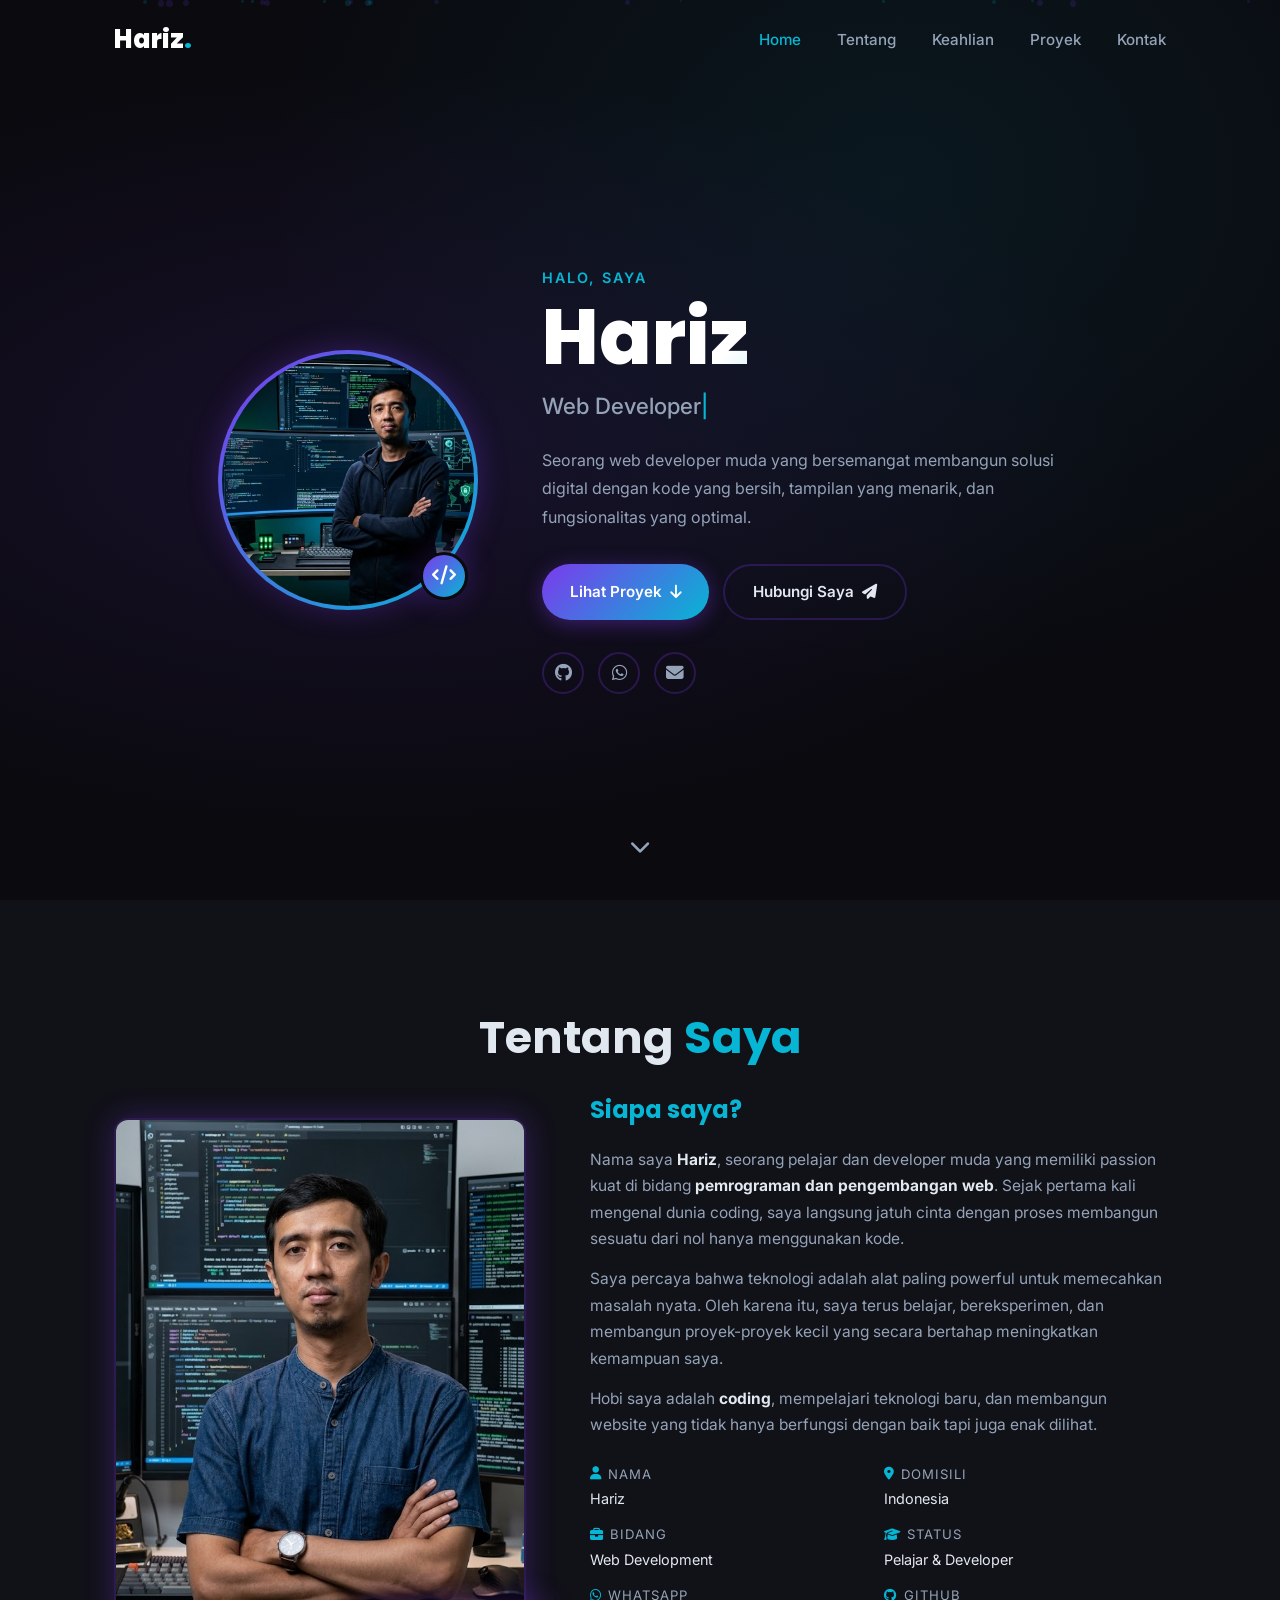
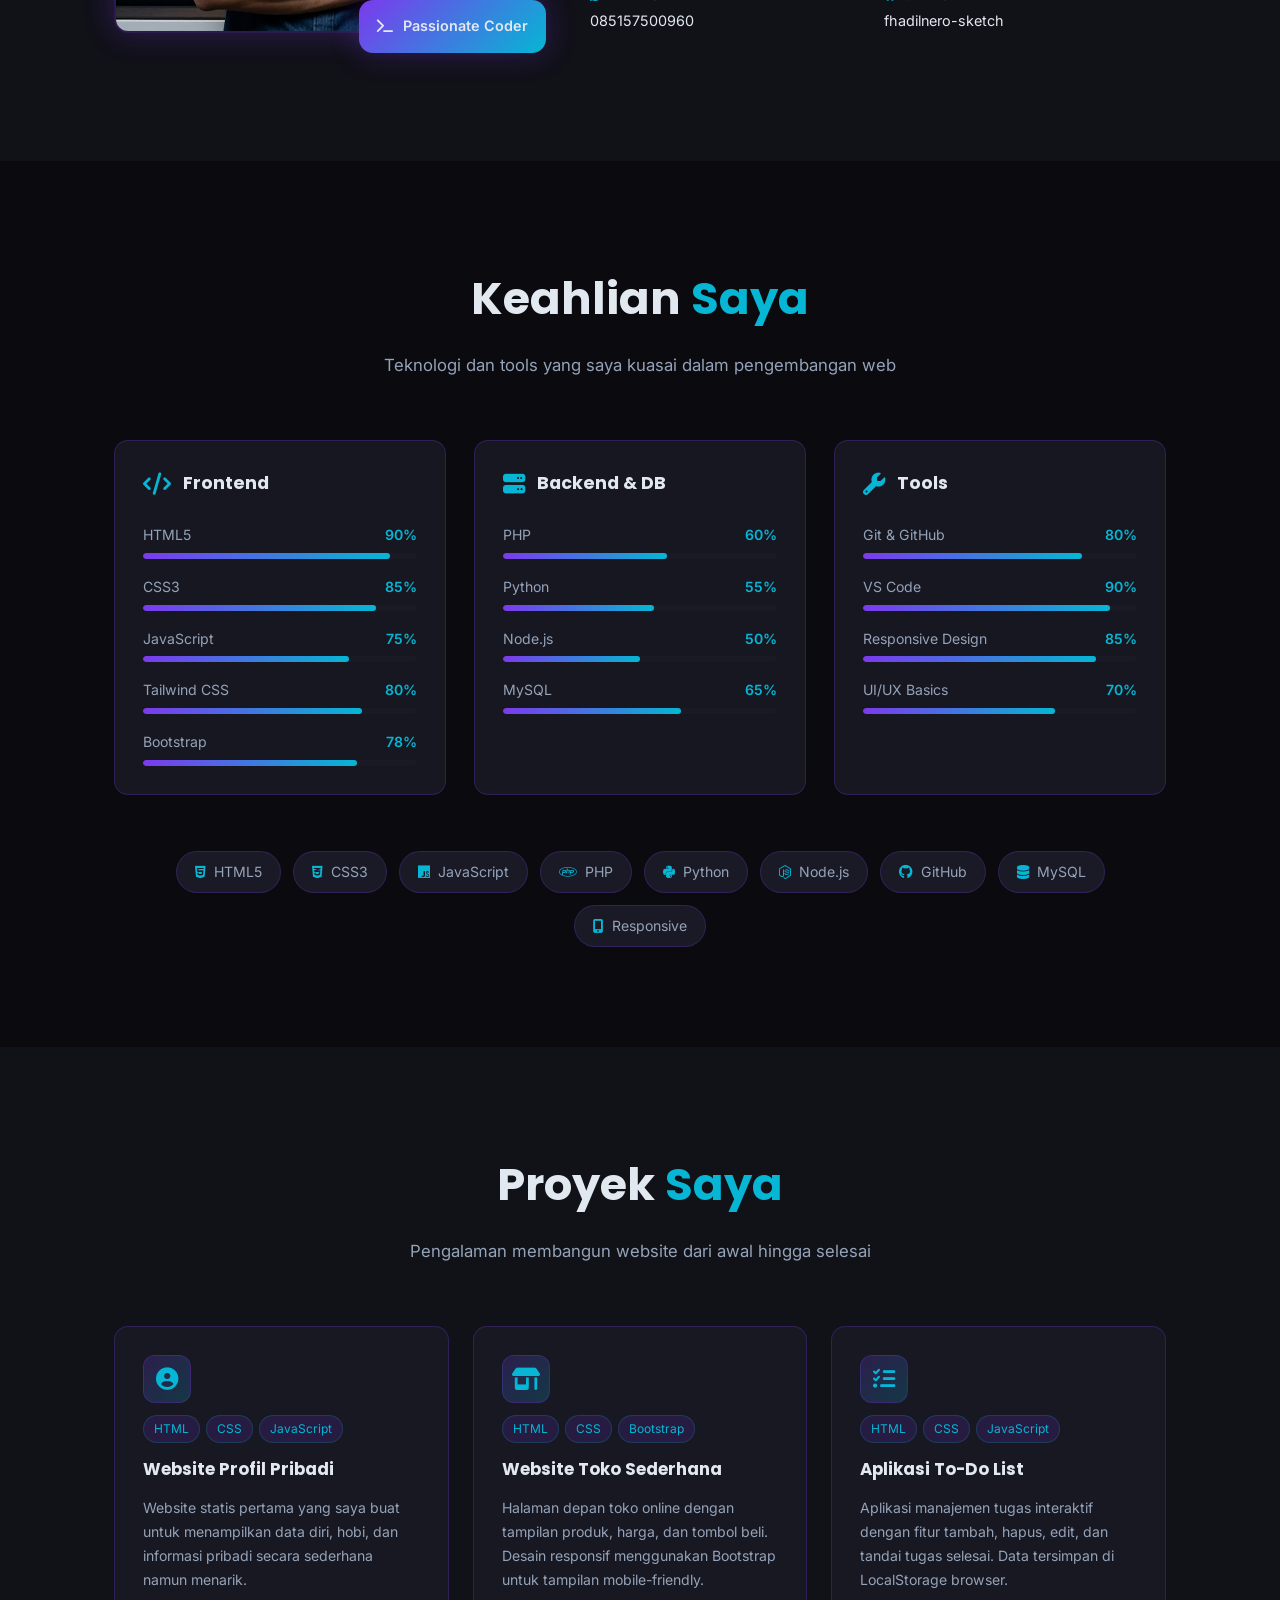
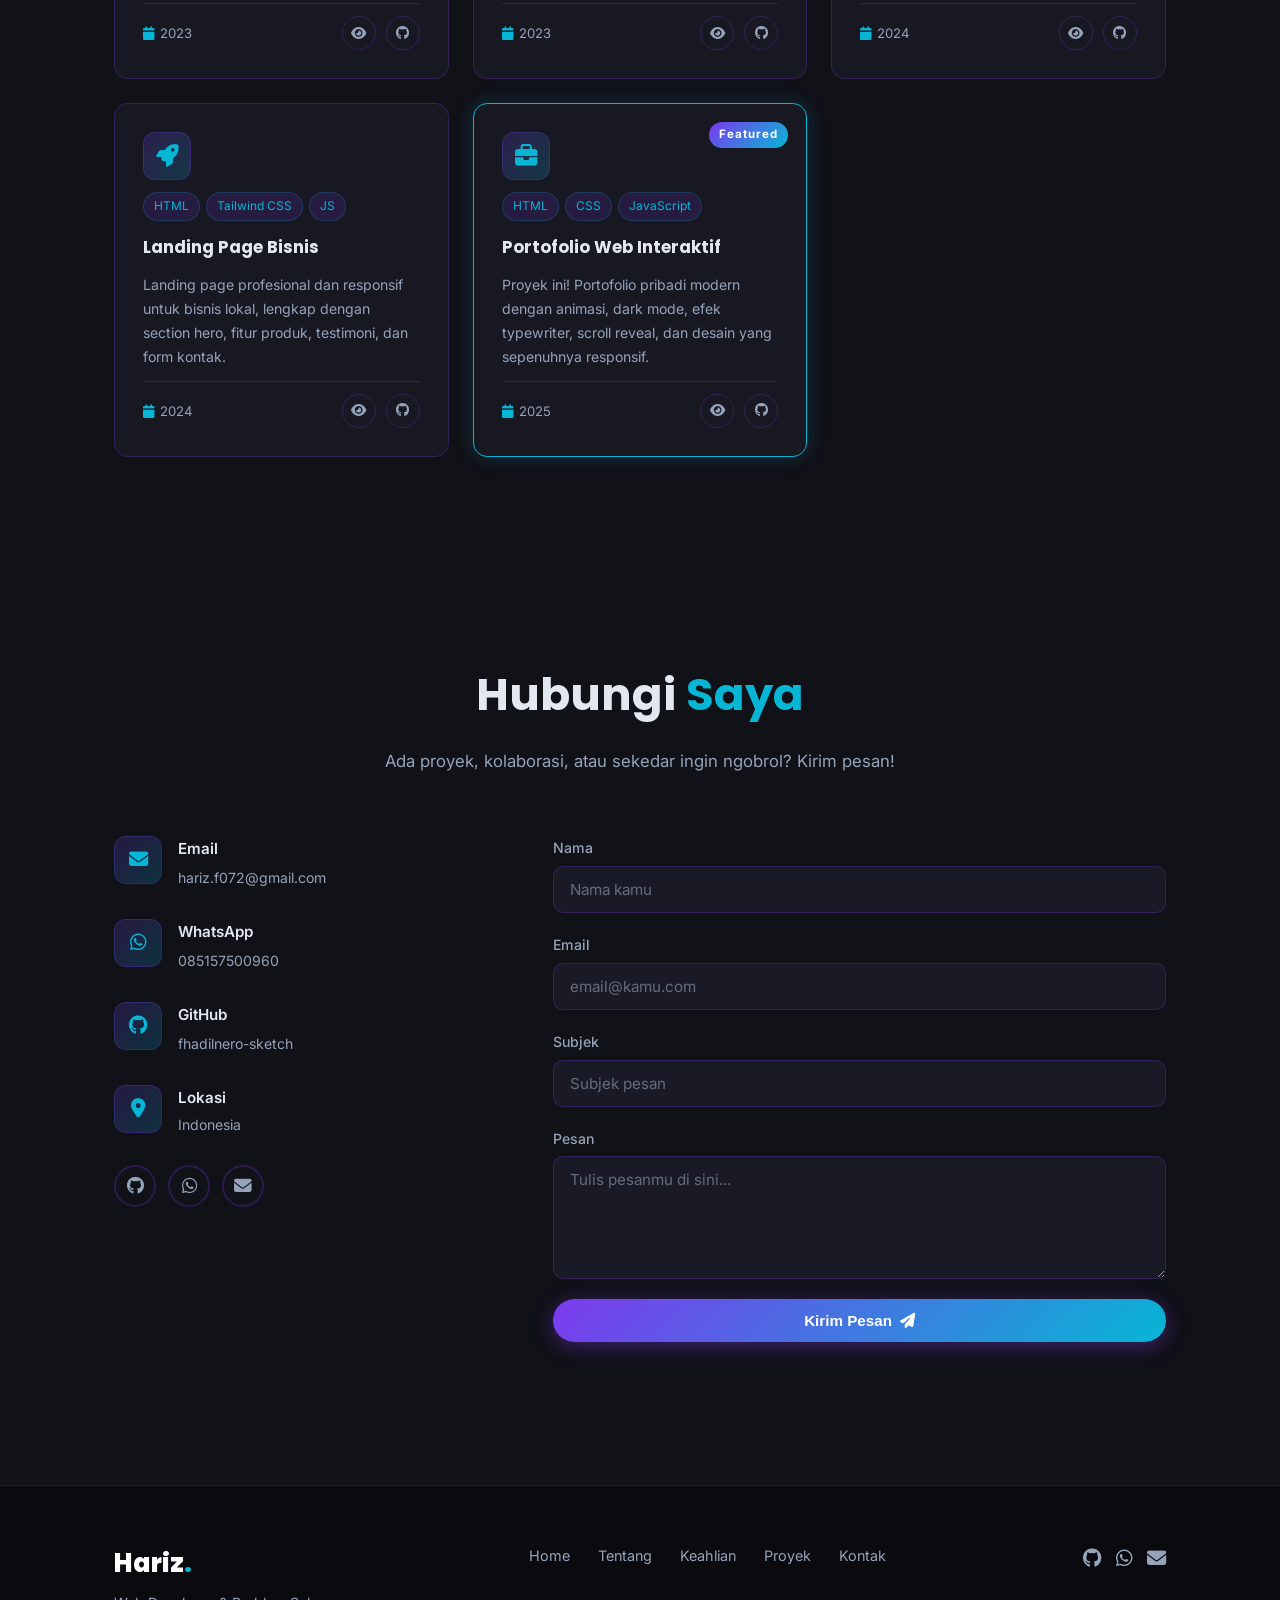
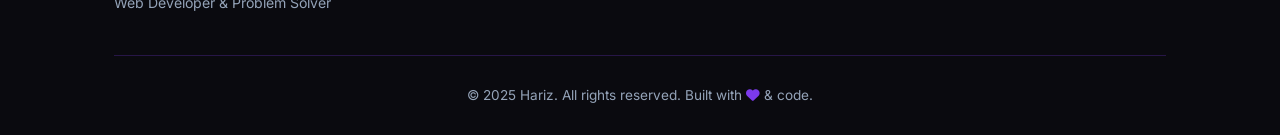
<file: index.html>
<!DOCTYPE html>
<html lang="id">
<head>
  <meta charset="UTF-8" />
  <meta name="viewport" content="width=device-width, initial-scale=1.0" />
  <title>Hariz — Web Developer Portfolio</title>
  <link rel="stylesheet" href="style.css" />
  <link href="https://fonts.googleapis.com/css2?family=Inter:wght@300;400;500;600&family=Poppins:wght@600;700;800&display=swap" rel="stylesheet" />
  <link rel="stylesheet" href="https://cdnjs.cloudflare.com/ajax/libs/font-awesome/6.5.0/css/all.min.css" />
</head>
<body>

  <!-- ===== NAVBAR ===== -->
  <nav class="navbar" id="navbar">
    <div class="nav-container">
      <a href="#home" class="nav-logo">Hariz<span>.</span></a>
      <ul class="nav-links" id="navLinks">
        <li><a href="#home">Home</a></li>
        <li><a href="#about">Tentang</a></li>
        <li><a href="#skills">Keahlian</a></li>
        <li><a href="#projects">Proyek</a></li>
        <li><a href="#contact">Kontak</a></li>
      </ul>
      <button class="hamburger" id="hamburger" aria-label="Toggle menu">
        <span></span><span></span><span></span>
      </button>
    </div>
  </nav>

  <!-- ===== HERO ===== -->
  <section class="hero" id="home">
    <div class="hero-particles" id="particles"></div>
    <div class="hero-content">
      <div class="hero-photo-wrap">
        <div class="hero-photo-ring">
          <img src="assets/images/poto1.jpg" alt="Foto Profil Hariz" class="hero-photo" id="heroPhoto" />
          <div class="hero-photo-placeholder" id="heroPhotoPlaceholder">
            <i class="fa-solid fa-user"></i>
          </div>
        </div>
        <div class="hero-photo-badge"><i class="fa-solid fa-code"></i></div>
      </div>
      <div class="hero-text">
        <p class="hero-greeting">Halo, saya</p>
        <h1 class="hero-name">Hariz</h1>
        <h2 class="hero-role">
          <span class="typewriter" id="typewriter"></span><span class="cursor">|</span>
        </h2>
        <p class="hero-desc">
          Seorang web developer muda yang bersemangat membangun solusi digital dengan kode yang bersih, tampilan yang menarik, dan fungsionalitas yang optimal.
        </p>
        <div class="hero-btns">
          <a href="#projects" class="btn btn-primary">Lihat Proyek <i class="fa-solid fa-arrow-down"></i></a>
          <a href="#contact" class="btn btn-outline">Hubungi Saya <i class="fa-solid fa-paper-plane"></i></a>
        </div>
        <div class="hero-socials">
          <a href="https://github.com/fhadilnero-sketch" target="_blank" class="social-icon" aria-label="GitHub"><i class="fa-brands fa-github"></i></a>
          <a href="https://wa.me/6285157500960" target="_blank" class="social-icon" aria-label="WhatsApp"><i class="fa-brands fa-whatsapp"></i></a>
          <a href="https://mail.google.com/mail/?view=cm&to=hariz.f072@gmail.com" target="_blank" class="social-icon" aria-label="Email"><i class="fa-solid fa-envelope"></i></a>
        </div>
      </div>
    </div>
    <a href="#about" class="scroll-down" aria-label="Scroll ke bawah">
      <i class="fa-solid fa-chevron-down"></i>
    </a>
  </section>

  <!-- ===== ABOUT ===== -->
  <section class="about section" id="about">
    <div class="container">
      <h2 class="section-title" data-aos="fade-up">Tentang <span>Saya</span></h2>
      <div class="about-grid">
        <div class="about-photo-wrap" data-aos="fade-right">
          <div class="about-photo-frame">
            <img src="assets/images/poto2.jpg" alt="Hariz sedang coding" class="about-photo" id="aboutPhoto" />
            <div class="about-photo-placeholder" id="aboutPhotoPlaceholder">
              <i class="fa-solid fa-laptop-code"></i>
            </div>
          </div>
          <div class="about-card-float">
            <i class="fa-solid fa-terminal"></i>
            <span>Passionate Coder</span>
          </div>
        </div>
        <div class="about-text" data-aos="fade-left">
          <h3>Siapa saya?</h3>
          <p>
            Nama saya <strong>Hariz</strong>, seorang pelajar dan developer muda yang memiliki passion kuat di bidang <strong>pemrograman dan pengembangan web</strong>. Sejak pertama kali mengenal dunia coding, saya langsung jatuh cinta dengan proses membangun sesuatu dari nol hanya menggunakan kode.
          </p>
          <p>
            Saya percaya bahwa teknologi adalah alat paling powerful untuk memecahkan masalah nyata. Oleh karena itu, saya terus belajar, bereksperimen, dan membangun proyek-proyek kecil yang secara bertahap meningkatkan kemampuan saya.
          </p>
          <p>
            Hobi saya adalah <strong>coding</strong>, mempelajari teknologi baru, dan membangun website yang tidak hanya berfungsi dengan baik tapi juga enak dilihat.
          </p>
          <div class="about-info-grid">
            <div class="info-item"><span class="info-label"><i class="fa-solid fa-user"></i> Nama</span><span>Hariz</span></div>
            <div class="info-item"><span class="info-label"><i class="fa-solid fa-map-marker-alt"></i> Domisili</span><span>Indonesia</span></div>
            <div class="info-item"><span class="info-label"><i class="fa-solid fa-briefcase"></i> Bidang</span><span>Web Development</span></div>
            <div class="info-item"><span class="info-label"><i class="fa-solid fa-graduation-cap"></i> Status</span><span>Pelajar & Developer</span></div>
            <div class="info-item"><span class="info-label"><i class="fa-brands fa-whatsapp"></i> WhatsApp</span><span>085157500960</span></div>
            <div class="info-item"><span class="info-label"><i class="fa-brands fa-github"></i> GitHub</span><span>fhadilnero-sketch</span></div>
          </div>
          <a href="#" class="btn btn-primary" download style="display:none">Download CV <i class="fa-solid fa-download"></i></a>
        </div>
      </div>
    </div>
  </section>

  <!-- ===== SKILLS ===== -->
  <section class="skills section" id="skills">
    <div class="container">
      <h2 class="section-title" data-aos="fade-up">Keahlian <span>Saya</span></h2>
      <p class="section-subtitle" data-aos="fade-up">Teknologi dan tools yang saya kuasai dalam pengembangan web</p>

      <div class="skills-categories" data-aos="fade-up">
        <div class="skill-category">
          <div class="skill-cat-header">
            <i class="fa-solid fa-code"></i>
            <h3>Frontend</h3>
          </div>
          <div class="skill-list">
            <div class="skill-item">
              <div class="skill-info"><span>HTML5</span><span>90%</span></div>
              <div class="skill-bar"><div class="skill-fill" data-width="90"></div></div>
            </div>
            <div class="skill-item">
              <div class="skill-info"><span>CSS3</span><span>85%</span></div>
              <div class="skill-bar"><div class="skill-fill" data-width="85"></div></div>
            </div>
            <div class="skill-item">
              <div class="skill-info"><span>JavaScript</span><span>75%</span></div>
              <div class="skill-bar"><div class="skill-fill" data-width="75"></div></div>
            </div>
            <div class="skill-item">
              <div class="skill-info"><span>Tailwind CSS</span><span>80%</span></div>
              <div class="skill-bar"><div class="skill-fill" data-width="80"></div></div>
            </div>
            <div class="skill-item">
              <div class="skill-info"><span>Bootstrap</span><span>78%</span></div>
              <div class="skill-bar"><div class="skill-fill" data-width="78"></div></div>
            </div>
          </div>
        </div>

        <div class="skill-category">
          <div class="skill-cat-header">
            <i class="fa-solid fa-server"></i>
            <h3>Backend & DB</h3>
          </div>
          <div class="skill-list">
            <div class="skill-item">
              <div class="skill-info"><span>PHP</span><span>60%</span></div>
              <div class="skill-bar"><div class="skill-fill" data-width="60"></div></div>
            </div>
            <div class="skill-item">
              <div class="skill-info"><span>Python</span><span>55%</span></div>
              <div class="skill-bar"><div class="skill-fill" data-width="55"></div></div>
            </div>
            <div class="skill-item">
              <div class="skill-info"><span>Node.js</span><span>50%</span></div>
              <div class="skill-bar"><div class="skill-fill" data-width="50"></div></div>
            </div>
            <div class="skill-item">
              <div class="skill-info"><span>MySQL</span><span>65%</span></div>
              <div class="skill-bar"><div class="skill-fill" data-width="65"></div></div>
            </div>
          </div>
        </div>

        <div class="skill-category">
          <div class="skill-cat-header">
            <i class="fa-solid fa-wrench"></i>
            <h3>Tools</h3>
          </div>
          <div class="skill-list">
            <div class="skill-item">
              <div class="skill-info"><span>Git & GitHub</span><span>80%</span></div>
              <div class="skill-bar"><div class="skill-fill" data-width="80"></div></div>
            </div>
            <div class="skill-item">
              <div class="skill-info"><span>VS Code</span><span>90%</span></div>
              <div class="skill-bar"><div class="skill-fill" data-width="90"></div></div>
            </div>
            <div class="skill-item">
              <div class="skill-info"><span>Responsive Design</span><span>85%</span></div>
              <div class="skill-bar"><div class="skill-fill" data-width="85"></div></div>
            </div>
            <div class="skill-item">
              <div class="skill-info"><span>UI/UX Basics</span><span>70%</span></div>
              <div class="skill-bar"><div class="skill-fill" data-width="70"></div></div>
            </div>
          </div>
        </div>
      </div>

      <!-- Tech Badges -->
      <div class="tech-badges" data-aos="fade-up">
        <span class="badge"><i class="fa-brands fa-html5"></i> HTML5</span>
        <span class="badge"><i class="fa-brands fa-css3-alt"></i> CSS3</span>
        <span class="badge"><i class="fa-brands fa-js"></i> JavaScript</span>
        <span class="badge"><i class="fa-brands fa-php"></i> PHP</span>
        <span class="badge"><i class="fa-brands fa-python"></i> Python</span>
        <span class="badge"><i class="fa-brands fa-node-js"></i> Node.js</span>
        <span class="badge"><i class="fa-brands fa-github"></i> GitHub</span>
        <span class="badge"><i class="fa-solid fa-database"></i> MySQL</span>
        <span class="badge"><i class="fa-solid fa-mobile-alt"></i> Responsive</span>
      </div>
    </div>
  </section>

  <!-- ===== PROJECTS ===== -->
  <section class="projects section" id="projects">
    <div class="container">
      <h2 class="section-title" data-aos="fade-up">Proyek <span>Saya</span></h2>
      <p class="section-subtitle" data-aos="fade-up">Pengalaman membangun website dari awal hingga selesai</p>

      <div class="projects-grid">

        <div class="project-card" data-aos="fade-up" data-aos-delay="0">
          <div class="project-icon"><i class="fa-solid fa-user-circle"></i></div>
          <div class="project-tags">
            <span>HTML</span><span>CSS</span><span>JavaScript</span>
          </div>
          <h3>Website Profil Pribadi</h3>
          <p>Website statis pertama yang saya buat untuk menampilkan data diri, hobi, dan informasi pribadi secara sederhana namun menarik.</p>
          <div class="project-footer">
            <span class="project-year"><i class="fa-solid fa-calendar"></i> 2023</span>
            <div class="project-links">
              <a href="demo/profil.html" target="_blank" class="project-link" title="Demo"><i class="fa-solid fa-eye"></i></a>
              <a href="https://github.com/fhadilnero-sketch" target="_blank" class="project-link" title="Source Code"><i class="fa-brands fa-github"></i></a>
            </div>
          </div>
        </div>

        <div class="project-card" data-aos="fade-up" data-aos-delay="100">
          <div class="project-icon"><i class="fa-solid fa-shop"></i></div>
          <div class="project-tags">
            <span>HTML</span><span>CSS</span><span>Bootstrap</span>
          </div>
          <h3>Website Toko Sederhana</h3>
          <p>Halaman depan toko online dengan tampilan produk, harga, dan tombol beli. Desain responsif menggunakan Bootstrap untuk tampilan mobile-friendly.</p>
          <div class="project-footer">
            <span class="project-year"><i class="fa-solid fa-calendar"></i> 2023</span>
            <div class="project-links">
              <a href="demo/toko.html" target="_blank" class="project-link" title="Demo"><i class="fa-solid fa-eye"></i></a>
              <a href="https://github.com/fhadilnero-sketch" target="_blank" class="project-link" title="Source Code"><i class="fa-brands fa-github"></i></a>
            </div>
          </div>
        </div>

        <div class="project-card" data-aos="fade-up" data-aos-delay="200">
          <div class="project-icon"><i class="fa-solid fa-list-check"></i></div>
          <div class="project-tags">
            <span>HTML</span><span>CSS</span><span>JavaScript</span>
          </div>
          <h3>Aplikasi To-Do List</h3>
          <p>Aplikasi manajemen tugas interaktif dengan fitur tambah, hapus, edit, dan tandai tugas selesai. Data tersimpan di LocalStorage browser.</p>
          <div class="project-footer">
            <span class="project-year"><i class="fa-solid fa-calendar"></i> 2024</span>
            <div class="project-links">
              <a href="demo/todo.html" target="_blank" class="project-link" title="Demo"><i class="fa-solid fa-eye"></i></a>
              <a href="https://github.com/fhadilnero-sketch" target="_blank" class="project-link" title="Source Code"><i class="fa-brands fa-github"></i></a>
            </div>
          </div>
        </div>

        <div class="project-card" data-aos="fade-up" data-aos-delay="300">
          <div class="project-icon"><i class="fa-solid fa-rocket"></i></div>
          <div class="project-tags">
            <span>HTML</span><span>Tailwind CSS</span><span>JS</span>
          </div>
          <h3>Landing Page Bisnis</h3>
          <p>Landing page profesional dan responsif untuk bisnis lokal, lengkap dengan section hero, fitur produk, testimoni, dan form kontak.</p>
          <div class="project-footer">
            <span class="project-year"><i class="fa-solid fa-calendar"></i> 2024</span>
            <div class="project-links">
              <a href="demo/landing.html" target="_blank" class="project-link" title="Demo"><i class="fa-solid fa-eye"></i></a>
              <a href="https://github.com/fhadilnero-sketch" target="_blank" class="project-link" title="Source Code"><i class="fa-brands fa-github"></i></a>
            </div>
          </div>
        </div>

        <div class="project-card featured" data-aos="fade-up" data-aos-delay="400">
          <div class="project-badge">Featured</div>
          <div class="project-icon"><i class="fa-solid fa-briefcase"></i></div>
          <div class="project-tags">
            <span>HTML</span><span>CSS</span><span>JavaScript</span>
          </div>
          <h3>Portofolio Web Interaktif</h3>
          <p>Proyek ini! Portofolio pribadi modern dengan animasi, dark mode, efek typewriter, scroll reveal, dan desain yang sepenuhnya responsif.</p>
          <div class="project-footer">
            <span class="project-year"><i class="fa-solid fa-calendar"></i> 2025</span>
            <div class="project-links">
              <a href="index.html" target="_blank" class="project-link" title="Demo"><i class="fa-solid fa-eye"></i></a>
              <a href="https://github.com/fhadilnero-sketch" target="_blank" class="project-link" title="Source Code"><i class="fa-brands fa-github"></i></a>
            </div>
          </div>
        </div>

      </div>
    </div>
  </section>


  <!-- ===== CONTACT ===== -->
  <section class="contact section" id="contact">
    <div class="container">
      <h2 class="section-title" data-aos="fade-up">Hubungi <span>Saya</span></h2>
      <p class="section-subtitle" data-aos="fade-up">Ada proyek, kolaborasi, atau sekedar ingin ngobrol? Kirim pesan!</p>

      <div class="contact-grid">
        <div class="contact-info" data-aos="fade-right">
          <div class="contact-item">
            <div class="contact-icon"><i class="fa-solid fa-envelope"></i></div>
            <div>
              <h4>Email</h4>
              <a href="https://mail.google.com/mail/?view=cm&to=hariz.f072@gmail.com" target="_blank" style="color:var(--text2);font-size:0.88rem;">hariz.f072@gmail.com</a>
            </div>
          </div>
          <div class="contact-item">
            <div class="contact-icon"><i class="fa-brands fa-whatsapp"></i></div>
            <div>
              <h4>WhatsApp</h4>
              <a href="https://wa.me/6285157500960" target="_blank" style="color:var(--text2);font-size:0.88rem;">085157500960</a>
            </div>
          </div>
          <div class="contact-item">
            <div class="contact-icon"><i class="fa-brands fa-github"></i></div>
            <div>
              <h4>GitHub</h4>
              <a href="https://github.com/fhadilnero-sketch" target="_blank" style="color:var(--text2);font-size:0.88rem;">fhadilnero-sketch</a>
            </div>
          </div>
          <div class="contact-item">
            <div class="contact-icon"><i class="fa-solid fa-map-marker-alt"></i></div>
            <div>
              <h4>Lokasi</h4>
              <p>Indonesia</p>
            </div>
          </div>
          <div class="contact-socials">
            <a href="https://github.com/fhadilnero-sketch" target="_blank" class="social-icon" aria-label="GitHub"><i class="fa-brands fa-github"></i></a>
            <a href="https://wa.me/6285157500960" target="_blank" class="social-icon" aria-label="WhatsApp"><i class="fa-brands fa-whatsapp"></i></a>
            <a href="https://mail.google.com/mail/?view=cm&to=hariz.f072@gmail.com" target="_blank" class="social-icon" aria-label="Email"><i class="fa-solid fa-envelope"></i></a>
          </div>
        </div>

        <form class="contact-form" data-aos="fade-left" id="contactForm">
          <div class="form-group">
            <label for="name">Nama</label>
            <input type="text" id="name" name="name" placeholder="Nama kamu" required />
          </div>
          <div class="form-group">
            <label for="email">Email</label>
            <input type="email" id="email" name="email" placeholder="email@kamu.com" required />
          </div>
          <div class="form-group">
            <label for="subject">Subjek</label>
            <input type="text" id="subject" name="subject" placeholder="Subjek pesan" />
          </div>
          <div class="form-group">
            <label for="message">Pesan</label>
            <textarea id="message" name="message" rows="5" placeholder="Tulis pesanmu di sini..." required></textarea>
          </div>
          <button type="submit" class="btn btn-primary btn-full">
            Kirim Pesan <i class="fa-solid fa-paper-plane"></i>
          </button>
          <p class="form-status" id="formStatus"></p>
        </form>
      </div>
    </div>
  </section>

  <!-- ===== FOOTER ===== -->
  <footer class="footer">
    <div class="container">
      <div class="footer-content">
        <div class="footer-brand">
          <a href="#home" class="nav-logo">Hariz<span>.</span></a>
          <p>Web Developer &amp; Problem Solver</p>
        </div>
        <ul class="footer-links">
          <li><a href="#home">Home</a></li>
          <li><a href="#about">Tentang</a></li>
          <li><a href="#skills">Keahlian</a></li>
          <li><a href="#projects">Proyek</a></li>
          <li><a href="#contact">Kontak</a></li>
        </ul>
        <div class="footer-socials">
          <a href="https://github.com/fhadilnero-sketch" target="_blank" aria-label="GitHub"><i class="fa-brands fa-github"></i></a>
          <a href="https://wa.me/6285157500960" target="_blank" aria-label="WhatsApp"><i class="fa-brands fa-whatsapp"></i></a>
          <a href="https://mail.google.com/mail/?view=cm&to=hariz.f072@gmail.com" target="_blank" aria-label="Email"><i class="fa-solid fa-envelope"></i></a>
        </div>
      </div>
      <div class="footer-bottom">
        <p>&copy; 2025 Hariz. All rights reserved. Built with <i class="fa-solid fa-heart"></i> &amp; code.</p>
      </div>
    </div>
  </footer>

  <button class="back-to-top" id="backToTop" aria-label="Back to top">
    <i class="fa-solid fa-chevron-up"></i>
  </button>

  <script src="script.js"></script>
</body>
</html>
</file>
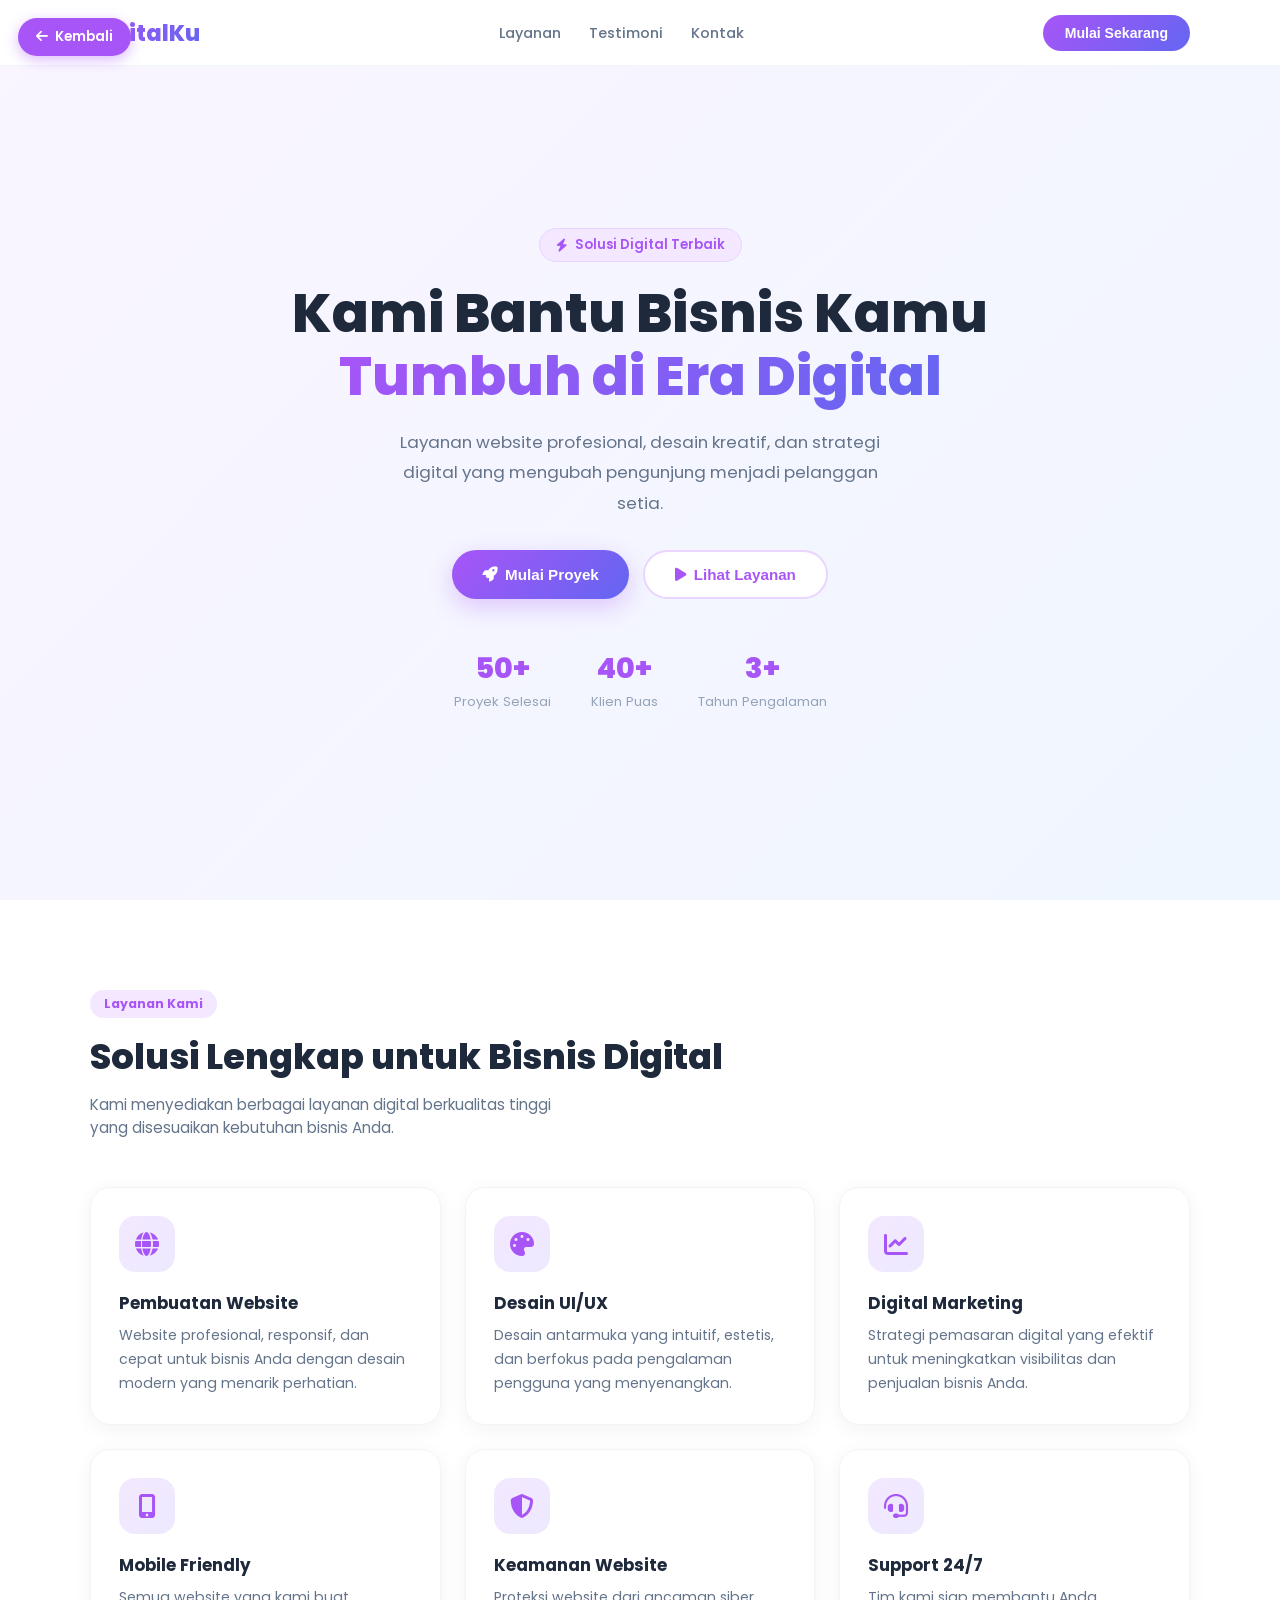
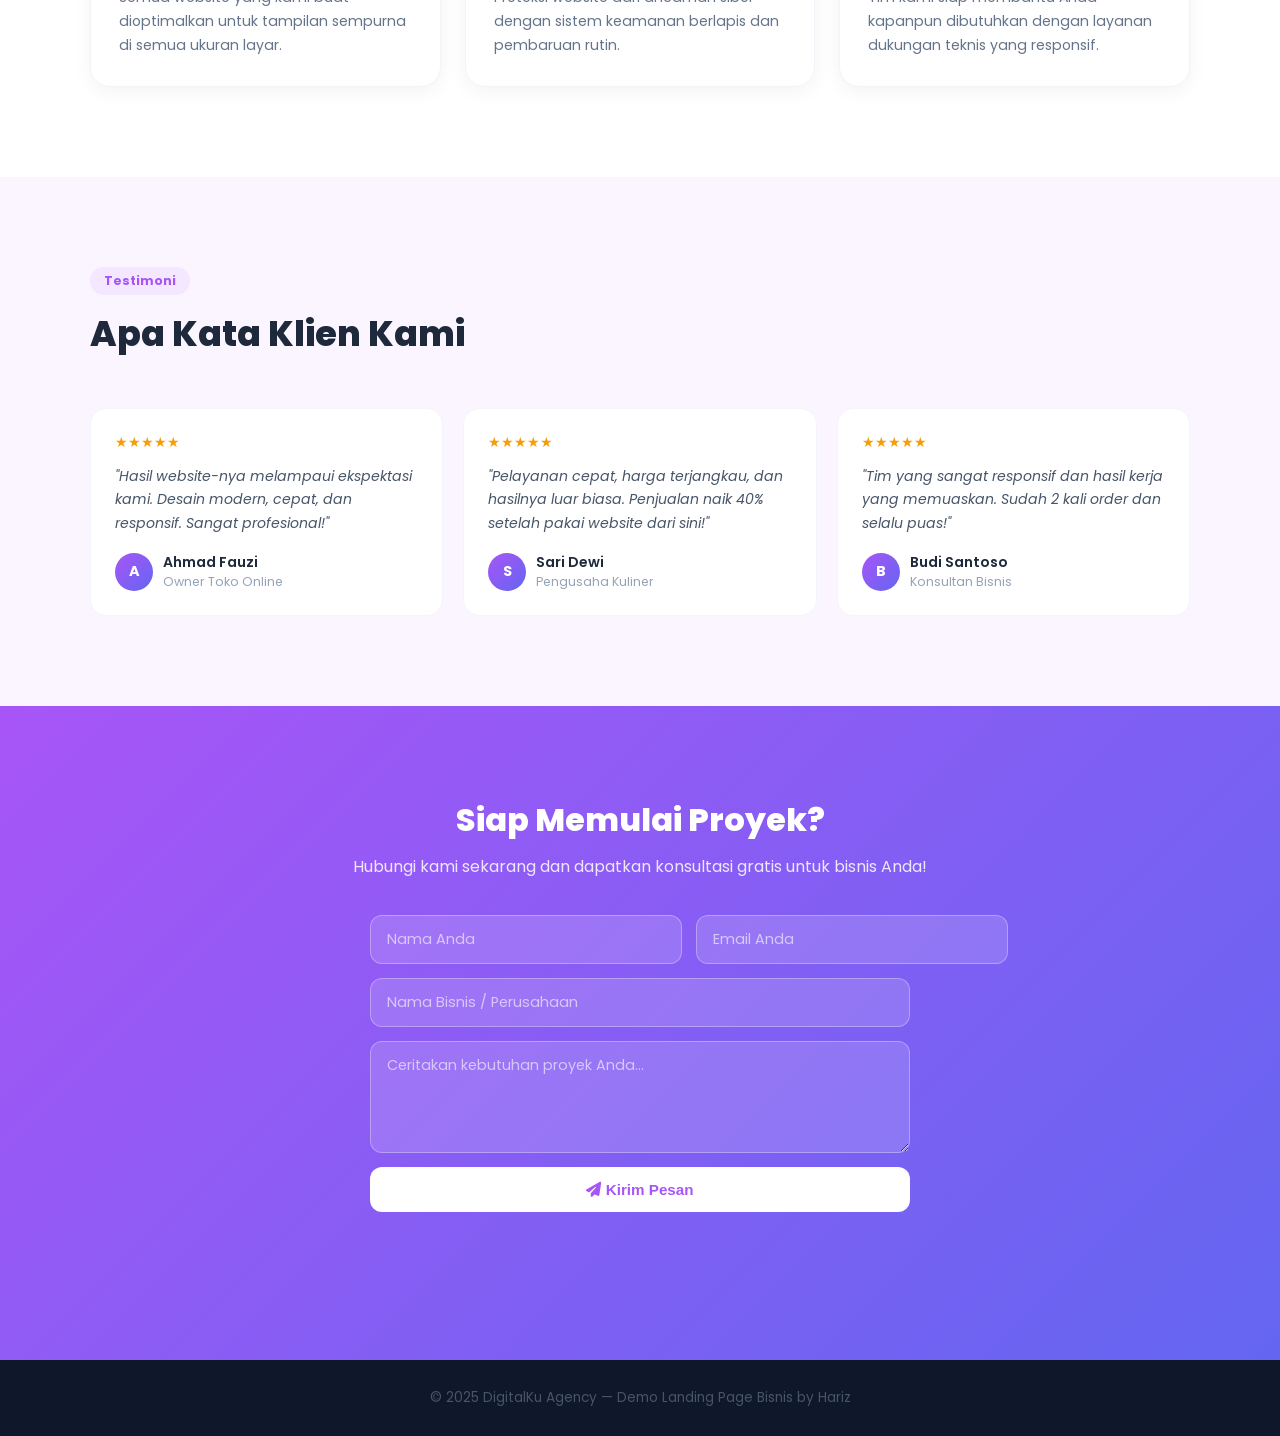
<file: demo/landing.html>
<!DOCTYPE html>
<html lang="id">
<head>
  <meta charset="UTF-8"/>
  <meta name="viewport" content="width=device-width, initial-scale=1.0"/>
  <title>DigitalKu Agency — Demo Landing Page</title>
  <link href="https://fonts.googleapis.com/css2?family=Poppins:wght@400;500;600;700;800&display=swap" rel="stylesheet"/>
  <link rel="stylesheet" href="https://cdnjs.cloudflare.com/ajax/libs/font-awesome/6.5.0/css/all.min.css"/>
  <style>
    *{margin:0;padding:0;box-sizing:border-box}
    html{scroll-behavior:smooth}
    body{font-family:'Poppins',sans-serif;background:#fff;color:#1e293b}
    .back-btn{position:fixed;top:18px;left:18px;z-index:1001;background:#a855f7;color:#fff;border:none;padding:9px 18px;border-radius:50px;font-size:0.85rem;font-weight:600;cursor:pointer;display:flex;align-items:center;gap:7px;text-decoration:none;box-shadow:0 4px 14px rgba(168,85,247,0.4)}
    .back-btn:hover{background:#9333ea}
    /* NAV */
    nav{position:fixed;top:0;left:0;right:0;z-index:1000;background:rgba(255,255,255,0.95);backdrop-filter:blur(12px);padding:0 5%;border-bottom:1px solid #f1f5f9}
    .nav-inner{max-width:1100px;margin:0 auto;display:flex;align-items:center;justify-content:space-between;height:65px}
    .nav-logo{font-size:1.4rem;font-weight:800;background:linear-gradient(135deg,#a855f7,#6366f1);-webkit-background-clip:text;-webkit-text-fill-color:transparent;background-clip:text}
    .nav-links{display:flex;gap:28px;list-style:none}
    .nav-links a{text-decoration:none;color:#64748b;font-size:0.9rem;font-weight:500;transition:color 0.2s}
    .nav-links a:hover{color:#a855f7}
    .nav-cta{background:linear-gradient(135deg,#a855f7,#6366f1);color:#fff;border:none;padding:10px 22px;border-radius:50px;font-size:0.88rem;font-weight:600;cursor:pointer}
    /* HERO */
    .hero{min-height:100vh;display:flex;align-items:center;justify-content:center;background:linear-gradient(135deg,#faf5ff 0%,#eff6ff 100%);padding:100px 5% 60px;text-align:center}
    .hero-tag{display:inline-flex;align-items:center;gap:8px;background:#f3e8ff;color:#a855f7;padding:6px 16px;border-radius:50px;font-size:0.82rem;font-weight:600;margin-bottom:20px;border:1px solid #e9d5ff}
    .hero h1{font-size:clamp(2rem,5vw,3.4rem);font-weight:800;line-height:1.15;margin-bottom:20px;max-width:700px;margin-left:auto;margin-right:auto}
    .hero h1 span{background:linear-gradient(135deg,#a855f7,#6366f1);-webkit-background-clip:text;-webkit-text-fill-color:transparent;background-clip:text}
    .hero p{color:#64748b;font-size:1.05rem;max-width:520px;margin:0 auto 32px;line-height:1.8}
    .hero-btns{display:flex;gap:14px;justify-content:center;flex-wrap:wrap}
    .btn-primary{background:linear-gradient(135deg,#a855f7,#6366f1);color:#fff;border:none;padding:14px 30px;border-radius:50px;font-size:0.95rem;font-weight:700;cursor:pointer;display:inline-flex;align-items:center;gap:8px;box-shadow:0 8px 24px rgba(168,85,247,0.3);transition:transform 0.2s}
    .btn-primary:hover{transform:translateY(-2px)}
    .btn-outline{background:#fff;color:#a855f7;border:2px solid #e9d5ff;padding:14px 30px;border-radius:50px;font-size:0.95rem;font-weight:700;cursor:pointer;display:inline-flex;align-items:center;gap:8px;transition:border-color 0.2s}
    .btn-outline:hover{border-color:#a855f7}
    .hero-stats{display:flex;gap:40px;justify-content:center;margin-top:48px;flex-wrap:wrap}
    .stat-item{text-align:center}
    .stat-num{font-size:1.8rem;font-weight:800;color:#a855f7}
    .stat-label{font-size:0.82rem;color:#94a3b8;margin-top:2px}
    /* SERVICES */
    .section{padding:90px 5%}
    .container{max-width:1100px;margin:0 auto}
    .sec-tag{display:inline-block;background:#f3e8ff;color:#a855f7;padding:5px 14px;border-radius:50px;font-size:0.78rem;font-weight:700;margin-bottom:12px}
    .sec-title{font-size:clamp(1.5rem,3vw,2.2rem);font-weight:800;margin-bottom:10px}
    .sec-sub{color:#64748b;font-size:0.95rem;max-width:500px}
    .services-grid{display:grid;grid-template-columns:repeat(3,1fr);gap:24px;margin-top:48px}
    .service-card{background:#fff;border-radius:20px;padding:28px;border:1px solid #f1f5f9;box-shadow:0 4px 20px rgba(0,0,0,0.05);transition:transform 0.25s,box-shadow 0.25s}
    .service-card:hover{transform:translateY(-6px);box-shadow:0 14px 40px rgba(168,85,247,0.12)}
    .service-icon{width:56px;height:56px;border-radius:16px;background:linear-gradient(135deg,#f3e8ff,#ede9fe);display:flex;align-items:center;justify-content:center;font-size:1.5rem;color:#a855f7;margin-bottom:18px}
    .service-card h3{font-size:1.05rem;font-weight:700;margin-bottom:8px}
    .service-card p{color:#64748b;font-size:0.88rem;line-height:1.7}
    /* TESTIMONIALS */
    .testi{background:#faf5ff}
    .testi-grid{display:grid;grid-template-columns:repeat(3,1fr);gap:20px;margin-top:48px}
    .testi-card{background:#fff;border-radius:16px;padding:24px;border:1px solid #f1f5f9}
    .stars{color:#f59e0b;font-size:0.85rem;margin-bottom:12px}
    .testi-text{color:#475569;font-size:0.88rem;line-height:1.7;margin-bottom:16px;font-style:italic}
    .testi-author{display:flex;align-items:center;gap:10px}
    .testi-avatar{width:38px;height:38px;border-radius:50%;background:linear-gradient(135deg,#a855f7,#6366f1);display:flex;align-items:center;justify-content:center;color:#fff;font-weight:700;font-size:0.9rem}
    .testi-name{font-weight:600;font-size:0.88rem}
    .testi-role{color:#94a3b8;font-size:0.78rem}
    /* CONTACT FORM */
    .contact-section{background:linear-gradient(135deg,#a855f7,#6366f1);color:#fff;padding:90px 5%;text-align:center}
    .contact-section h2{font-size:2rem;font-weight:800;margin-bottom:10px}
    .contact-section p{opacity:0.85;margin-bottom:36px;font-size:1rem}
    .contact-form{max-width:540px;margin:0 auto;display:flex;flex-direction:column;gap:14px}
    .form-row{display:grid;grid-template-columns:1fr 1fr;gap:14px}
    .cf-input{background:rgba(255,255,255,0.15);border:1px solid rgba(255,255,255,0.3);border-radius:12px;padding:13px 16px;color:#fff;font-family:'Poppins',sans-serif;font-size:0.9rem}
    .cf-input::placeholder{color:rgba(255,255,255,0.6)}
    .cf-input:focus{outline:none;border-color:#fff}
    .cf-submit{background:#fff;color:#a855f7;border:none;padding:14px;border-radius:12px;font-size:0.95rem;font-weight:700;cursor:pointer;transition:opacity 0.2s}
    .cf-submit:hover{opacity:0.9}
    footer{background:#0f172a;color:#475569;text-align:center;padding:28px;font-size:0.85rem}
    @media(max-width:768px){.services-grid,.testi-grid{grid-template-columns:1fr}.nav-links{display:none}.form-row{grid-template-columns:1fr}}
  </style>
</head>
<body>
  <a href="../index.html#projects" class="back-btn"><i class="fa-solid fa-arrow-left"></i> Kembali</a>

  <nav>
    <div class="nav-inner">
      <div class="nav-logo">DigitalKu</div>
      <ul class="nav-links">
        <li><a href="#layanan">Layanan</a></li>
        <li><a href="#testimoni">Testimoni</a></li>
        <li><a href="#kontak">Kontak</a></li>
      </ul>
      <button class="nav-cta">Mulai Sekarang</button>
    </div>
  </nav>

  <section class="hero" id="home">
    <div>
      <div class="hero-tag"><i class="fa-solid fa-bolt"></i> Solusi Digital Terbaik</div>
      <h1>Kami Bantu Bisnis Kamu <span>Tumbuh di Era Digital</span></h1>
      <p>Layanan website profesional, desain kreatif, dan strategi digital yang mengubah pengunjung menjadi pelanggan setia.</p>
      <div class="hero-btns">
        <button class="btn-primary" onclick="document.getElementById('kontak').scrollIntoView({behavior:'smooth'})">
          <i class="fa-solid fa-rocket"></i> Mulai Proyek
        </button>
        <button class="btn-outline" onclick="document.getElementById('layanan').scrollIntoView({behavior:'smooth'})">
          <i class="fa-solid fa-play"></i> Lihat Layanan
        </button>
      </div>
      <div class="hero-stats">
        <div class="stat-item"><div class="stat-num">50+</div><div class="stat-label">Proyek Selesai</div></div>
        <div class="stat-item"><div class="stat-num">40+</div><div class="stat-label">Klien Puas</div></div>
        <div class="stat-item"><div class="stat-num">3+</div><div class="stat-label">Tahun Pengalaman</div></div>
      </div>
    </div>
  </section>

  <section class="section" id="layanan">
    <div class="container">
      <div class="sec-tag">Layanan Kami</div>
      <h2 class="sec-title">Solusi Lengkap untuk Bisnis Digital</h2>
      <p class="sec-sub">Kami menyediakan berbagai layanan digital berkualitas tinggi yang disesuaikan kebutuhan bisnis Anda.</p>
      <div class="services-grid">
        <div class="service-card">
          <div class="service-icon"><i class="fa-solid fa-globe"></i></div>
          <h3>Pembuatan Website</h3>
          <p>Website profesional, responsif, dan cepat untuk bisnis Anda dengan desain modern yang menarik perhatian.</p>
        </div>
        <div class="service-card">
          <div class="service-icon"><i class="fa-solid fa-palette"></i></div>
          <h3>Desain UI/UX</h3>
          <p>Desain antarmuka yang intuitif, estetis, dan berfokus pada pengalaman pengguna yang menyenangkan.</p>
        </div>
        <div class="service-card">
          <div class="service-icon"><i class="fa-solid fa-chart-line"></i></div>
          <h3>Digital Marketing</h3>
          <p>Strategi pemasaran digital yang efektif untuk meningkatkan visibilitas dan penjualan bisnis Anda.</p>
        </div>
        <div class="service-card">
          <div class="service-icon"><i class="fa-solid fa-mobile-alt"></i></div>
          <h3>Mobile Friendly</h3>
          <p>Semua website yang kami buat dioptimalkan untuk tampilan sempurna di semua ukuran layar.</p>
        </div>
        <div class="service-card">
          <div class="service-icon"><i class="fa-solid fa-shield-alt"></i></div>
          <h3>Keamanan Website</h3>
          <p>Proteksi website dari ancaman siber dengan sistem keamanan berlapis dan pembaruan rutin.</p>
        </div>
        <div class="service-card">
          <div class="service-icon"><i class="fa-solid fa-headset"></i></div>
          <h3>Support 24/7</h3>
          <p>Tim kami siap membantu Anda kapanpun dibutuhkan dengan layanan dukungan teknis yang responsif.</p>
        </div>
      </div>
    </div>
  </section>

  <section class="section testi" id="testimoni">
    <div class="container">
      <div class="sec-tag">Testimoni</div>
      <h2 class="sec-title">Apa Kata Klien Kami</h2>
      <div class="testi-grid">
        <div class="testi-card">
          <div class="stars">★★★★★</div>
          <p class="testi-text">"Hasil website-nya melampaui ekspektasi kami. Desain modern, cepat, dan responsif. Sangat profesional!"</p>
          <div class="testi-author"><div class="testi-avatar">A</div><div><div class="testi-name">Ahmad Fauzi</div><div class="testi-role">Owner Toko Online</div></div></div>
        </div>
        <div class="testi-card">
          <div class="stars">★★★★★</div>
          <p class="testi-text">"Pelayanan cepat, harga terjangkau, dan hasilnya luar biasa. Penjualan naik 40% setelah pakai website dari sini!"</p>
          <div class="testi-author"><div class="testi-avatar">S</div><div><div class="testi-name">Sari Dewi</div><div class="testi-role">Pengusaha Kuliner</div></div></div>
        </div>
        <div class="testi-card">
          <div class="stars">★★★★★</div>
          <p class="testi-text">"Tim yang sangat responsif dan hasil kerja yang memuaskan. Sudah 2 kali order dan selalu puas!"</p>
          <div class="testi-author"><div class="testi-avatar">B</div><div><div class="testi-name">Budi Santoso</div><div class="testi-role">Konsultan Bisnis</div></div></div>
        </div>
      </div>
    </div>
  </section>

  <section class="contact-section" id="kontak">
    <h2>Siap Memulai Proyek?</h2>
    <p>Hubungi kami sekarang dan dapatkan konsultasi gratis untuk bisnis Anda!</p>
    <form class="contact-form" onsubmit="submitForm(event)">
      <div class="form-row">
        <input type="text" class="cf-input" placeholder="Nama Anda" required/>
        <input type="email" class="cf-input" placeholder="Email Anda" required/>
      </div>
      <input type="text" class="cf-input" placeholder="Nama Bisnis / Perusahaan"/>
      <textarea class="cf-input" rows="4" placeholder="Ceritakan kebutuhan proyek Anda..." required></textarea>
      <button type="submit" class="cf-submit"><i class="fa-solid fa-paper-plane"></i> Kirim Pesan</button>
      <p id="formMsg" style="margin-top:8px;font-size:0.88rem;opacity:0.9"></p>
    </form>
  </section>

  <footer>© 2025 DigitalKu Agency — Demo Landing Page Bisnis by Hariz</footer>

  <script>
    function submitForm(e) {
      e.preventDefault();
      document.getElementById('formMsg').textContent = '✓ Pesan terkirim! Tim kami akan menghubungi Anda segera.';
      e.target.reset();
      setTimeout(() => document.getElementById('formMsg').textContent = '', 4000);
    }
  </script>
</body>
</html>
</file>
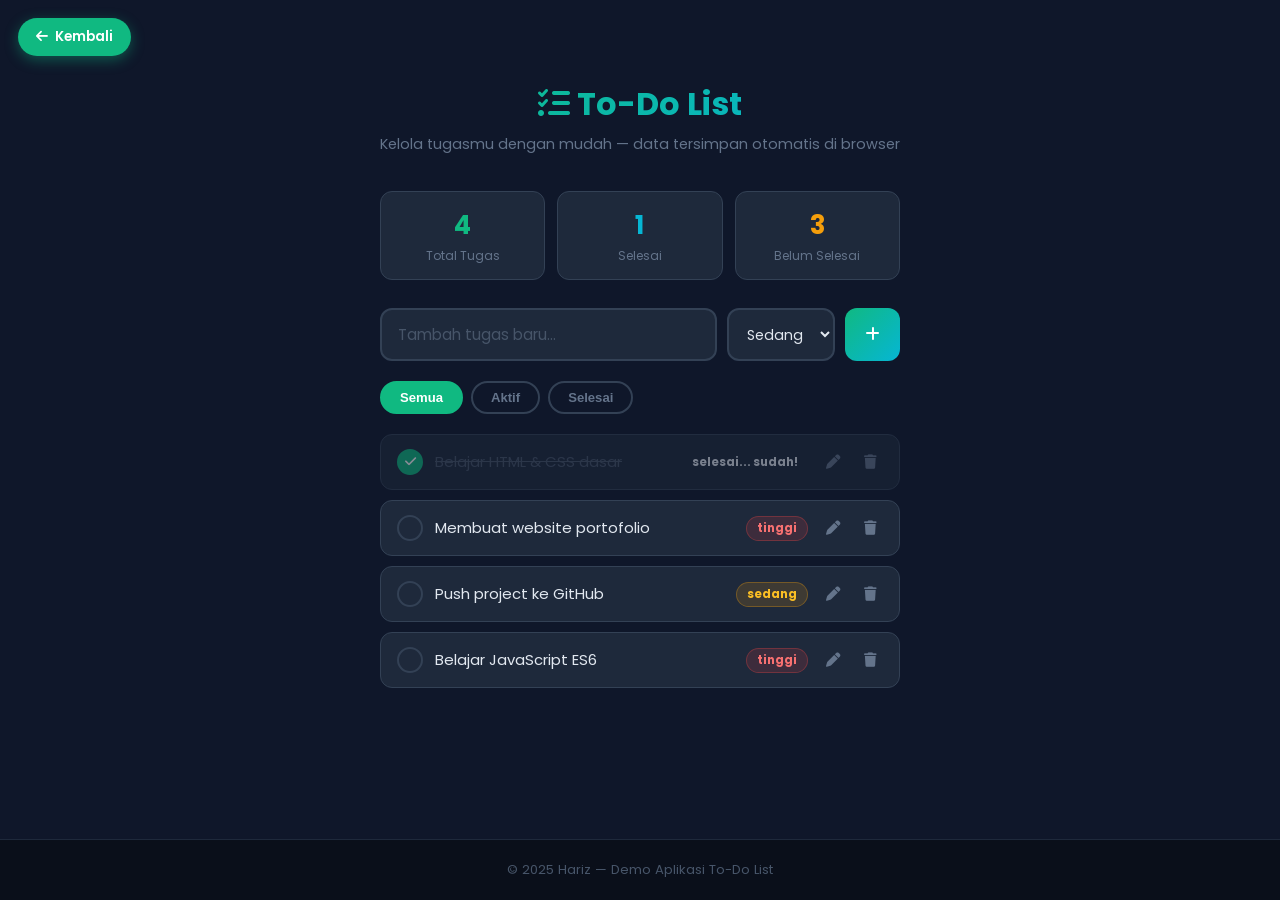
<file: demo/todo.html>
<!DOCTYPE html>
<html lang="id">
<head>
  <meta charset="UTF-8"/>
  <meta name="viewport" content="width=device-width, initial-scale=1.0"/>
  <title>To-Do List — Demo</title>
  <link href="https://fonts.googleapis.com/css2?family=Poppins:wght@400;600;700&display=swap" rel="stylesheet"/>
  <link rel="stylesheet" href="https://cdnjs.cloudflare.com/ajax/libs/font-awesome/6.5.0/css/all.min.css"/>
  <style>
    *{margin:0;padding:0;box-sizing:border-box}
    body{font-family:'Poppins',sans-serif;background:#0f172a;color:#e2e8f0;min-height:100vh;display:flex;flex-direction:column}
    .back-btn{position:fixed;top:18px;left:18px;z-index:999;background:#10b981;color:#fff;border:none;padding:9px 18px;border-radius:50px;font-size:0.85rem;font-weight:600;cursor:pointer;display:flex;align-items:center;gap:7px;text-decoration:none;box-shadow:0 4px 14px rgba(16,185,129,0.4)}
    .back-btn:hover{background:#059669}
    .app{max-width:640px;margin:0 auto;padding:80px 20px 40px;flex:1}
    .app-header{text-align:center;margin-bottom:36px}
    .app-header h1{font-size:2rem;font-weight:700;background:linear-gradient(135deg,#10b981,#06b6d4);-webkit-background-clip:text;-webkit-text-fill-color:transparent;background-clip:text}
    .app-header p{color:#64748b;font-size:0.9rem;margin-top:6px}
    .stats{display:grid;grid-template-columns:repeat(3,1fr);gap:12px;margin-bottom:28px}
    .stat{background:#1e293b;border-radius:12px;padding:14px;text-align:center;border:1px solid #334155}
    .stat-num{font-size:1.6rem;font-weight:700;color:#10b981}
    .stat-label{font-size:0.75rem;color:#64748b;margin-top:2px}
    .input-area{display:flex;gap:10px;margin-bottom:20px}
    .task-input{flex:1;background:#1e293b;border:2px solid #334155;border-radius:12px;padding:13px 16px;color:#e2e8f0;font-family:'Poppins',sans-serif;font-size:0.95rem;transition:border 0.2s}
    .task-input:focus{outline:none;border-color:#10b981}
    .task-input::placeholder{color:#475569}
    .priority-select{background:#1e293b;border:2px solid #334155;border-radius:12px;padding:0 14px;color:#e2e8f0;font-family:'Poppins',sans-serif;font-size:0.88rem;cursor:pointer}
    .add-btn{background:linear-gradient(135deg,#10b981,#06b6d4);color:#fff;border:none;padding:13px 20px;border-radius:12px;font-size:1rem;cursor:pointer;transition:opacity 0.2s}
    .add-btn:hover{opacity:0.85}
    .filter-tabs{display:flex;gap:8px;margin-bottom:20px}
    .tab{padding:7px 18px;border-radius:50px;border:2px solid #334155;background:transparent;color:#64748b;font-size:0.82rem;font-weight:600;cursor:pointer;transition:all 0.2s}
    .tab.active{background:#10b981;border-color:#10b981;color:#fff}
    .task-list{display:flex;flex-direction:column;gap:10px}
    .task-item{background:#1e293b;border-radius:12px;padding:14px 16px;display:flex;align-items:center;gap:12px;border:1px solid #334155;transition:all 0.2s;animation:slideIn 0.3s ease}
    @keyframes slideIn{from{opacity:0;transform:translateY(-10px)}to{opacity:1;transform:translateY(0)}}
    .task-item.done{opacity:0.5}
    .task-item.done .task-text{text-decoration:line-through;color:#475569}
    .check-btn{width:26px;height:26px;border-radius:50%;border:2px solid #334155;background:transparent;cursor:pointer;display:flex;align-items:center;justify-content:center;flex-shrink:0;transition:all 0.2s;color:transparent;font-size:0.8rem}
    .check-btn:hover,.task-item.done .check-btn{background:#10b981;border-color:#10b981;color:#fff}
    .task-text{flex:1;font-size:0.93rem}
    .priority-badge{padding:3px 10px;border-radius:50px;font-size:0.72rem;font-weight:700;flex-shrink:0}
    .priority-badge.tinggi{background:rgba(239,68,68,0.15);color:#f87171;border:1px solid rgba(239,68,68,0.3)}
    .priority-badge.sedang{background:rgba(245,158,11,0.15);color:#fbbf24;border:1px solid rgba(245,158,11,0.3)}
    .priority-badge.rendah{background:rgba(16,185,129,0.15);color:#34d399;border:1px solid rgba(16,185,129,0.3)}
    .edit-btn,.del-btn{background:transparent;border:none;cursor:pointer;font-size:0.9rem;padding:4px 6px;border-radius:6px;transition:background 0.2s}
    .edit-btn{color:#64748b}.edit-btn:hover{background:#334155;color:#e2e8f0}
    .del-btn{color:#64748b}.del-btn:hover{background:#450a0a;color:#f87171}
    .empty-state{text-align:center;padding:40px;color:#475569}
    .empty-state i{font-size:3rem;margin-bottom:12px;display:block}
    footer{background:#0a0f1a;color:#475569;text-align:center;padding:20px;font-size:0.82rem;border-top:1px solid #1e293b}
  </style>
</head>
<body>
  <a href="../index.html#projects" class="back-btn"><i class="fa-solid fa-arrow-left"></i> Kembali</a>

  <div class="app">
    <div class="app-header">
      <h1><i class="fa-solid fa-list-check"></i> To-Do List</h1>
      <p>Kelola tugasmu dengan mudah — data tersimpan otomatis di browser</p>
    </div>

    <div class="stats">
      <div class="stat"><div class="stat-num" id="totalCount">0</div><div class="stat-label">Total Tugas</div></div>
      <div class="stat"><div class="stat-num" id="doneCount" style="color:#06b6d4">0</div><div class="stat-label">Selesai</div></div>
      <div class="stat"><div class="stat-num" id="pendingCount" style="color:#f59e0b">0</div><div class="stat-label">Belum Selesai</div></div>
    </div>

    <div class="input-area">
      <input type="text" class="task-input" id="taskInput" placeholder="Tambah tugas baru..." />
      <select class="priority-select" id="prioritySelect">
        <option value="sedang">Sedang</option>
        <option value="tinggi">Tinggi</option>
        <option value="rendah">Rendah</option>
      </select>
      <button class="add-btn" onclick="addTask()"><i class="fa-solid fa-plus"></i></button>
    </div>

    <div class="filter-tabs">
      <button class="tab active" onclick="setFilter('semua',this)">Semua</button>
      <button class="tab" onclick="setFilter('aktif',this)">Aktif</button>
      <button class="tab" onclick="setFilter('selesai',this)">Selesai</button>
    </div>

    <div class="task-list" id="taskList"></div>
  </div>

  <footer>© 2025 Hariz — Demo Aplikasi To-Do List</footer>

  <script>
    let tasks = JSON.parse(localStorage.getItem('hariz_tasks') || '[]');
    let filter = 'semua';

    if (tasks.length === 0) {
      tasks = [
        {id:1, text:'Belajar HTML & CSS dasar', done:true, priority:'selesai... sudah!'},
        {id:2, text:'Membuat website portofolio', done:false, priority:'tinggi'},
        {id:3, text:'Push project ke GitHub', done:false, priority:'sedang'},
        {id:4, text:'Belajar JavaScript ES6', done:false, priority:'tinggi'},
      ];
      save();
    }

    function save() { localStorage.setItem('hariz_tasks', JSON.stringify(tasks)); }

    function render() {
      const list = document.getElementById('taskList');
      let filtered = tasks.filter(t =>
        filter === 'semua' ? true : filter === 'selesai' ? t.done : !t.done
      );
      if (filtered.length === 0) {
        list.innerHTML = '<div class="empty-state"><i class="fa-solid fa-inbox"></i><p>Tidak ada tugas di sini</p></div>';
      } else {
        list.innerHTML = filtered.map(t => `
          <div class="task-item ${t.done ? 'done' : ''}" id="task-${t.id}">
            <button class="check-btn" onclick="toggleDone(${t.id})">
              ${t.done ? '<i class="fa-solid fa-check"></i>' : ''}
            </button>
            <span class="task-text">${t.text}</span>
            <span class="priority-badge ${t.priority}">${t.priority}</span>
            <button class="edit-btn" onclick="editTask(${t.id})" title="Edit"><i class="fa-solid fa-pen"></i></button>
            <button class="del-btn" onclick="deleteTask(${t.id})" title="Hapus"><i class="fa-solid fa-trash"></i></button>
          </div>
        `).join('');
      }
      document.getElementById('totalCount').textContent = tasks.length;
      document.getElementById('doneCount').textContent = tasks.filter(t=>t.done).length;
      document.getElementById('pendingCount').textContent = tasks.filter(t=>!t.done).length;
    }

    function addTask() {
      const input = document.getElementById('taskInput');
      const priority = document.getElementById('prioritySelect').value;
      const text = input.value.trim();
      if (!text) { input.focus(); return; }
      tasks.unshift({ id: Date.now(), text, done: false, priority });
      input.value = '';
      save(); render();
    }

    function toggleDone(id) {
      const t = tasks.find(t => t.id === id);
      if (t) { t.done = !t.done; save(); render(); }
    }

    function deleteTask(id) {
      tasks = tasks.filter(t => t.id !== id);
      save(); render();
    }

    function editTask(id) {
      const t = tasks.find(t => t.id === id);
      if (!t) return;
      const newText = prompt('Edit tugas:', t.text);
      if (newText && newText.trim()) { t.text = newText.trim(); save(); render(); }
    }

    function setFilter(f, btn) {
      filter = f;
      document.querySelectorAll('.tab').forEach(b => b.classList.remove('active'));
      btn.classList.add('active');
      render();
    }

    document.getElementById('taskInput').addEventListener('keydown', e => {
      if (e.key === 'Enter') addTask();
    });

    render();
  </script>
</body>
</html>
</file>
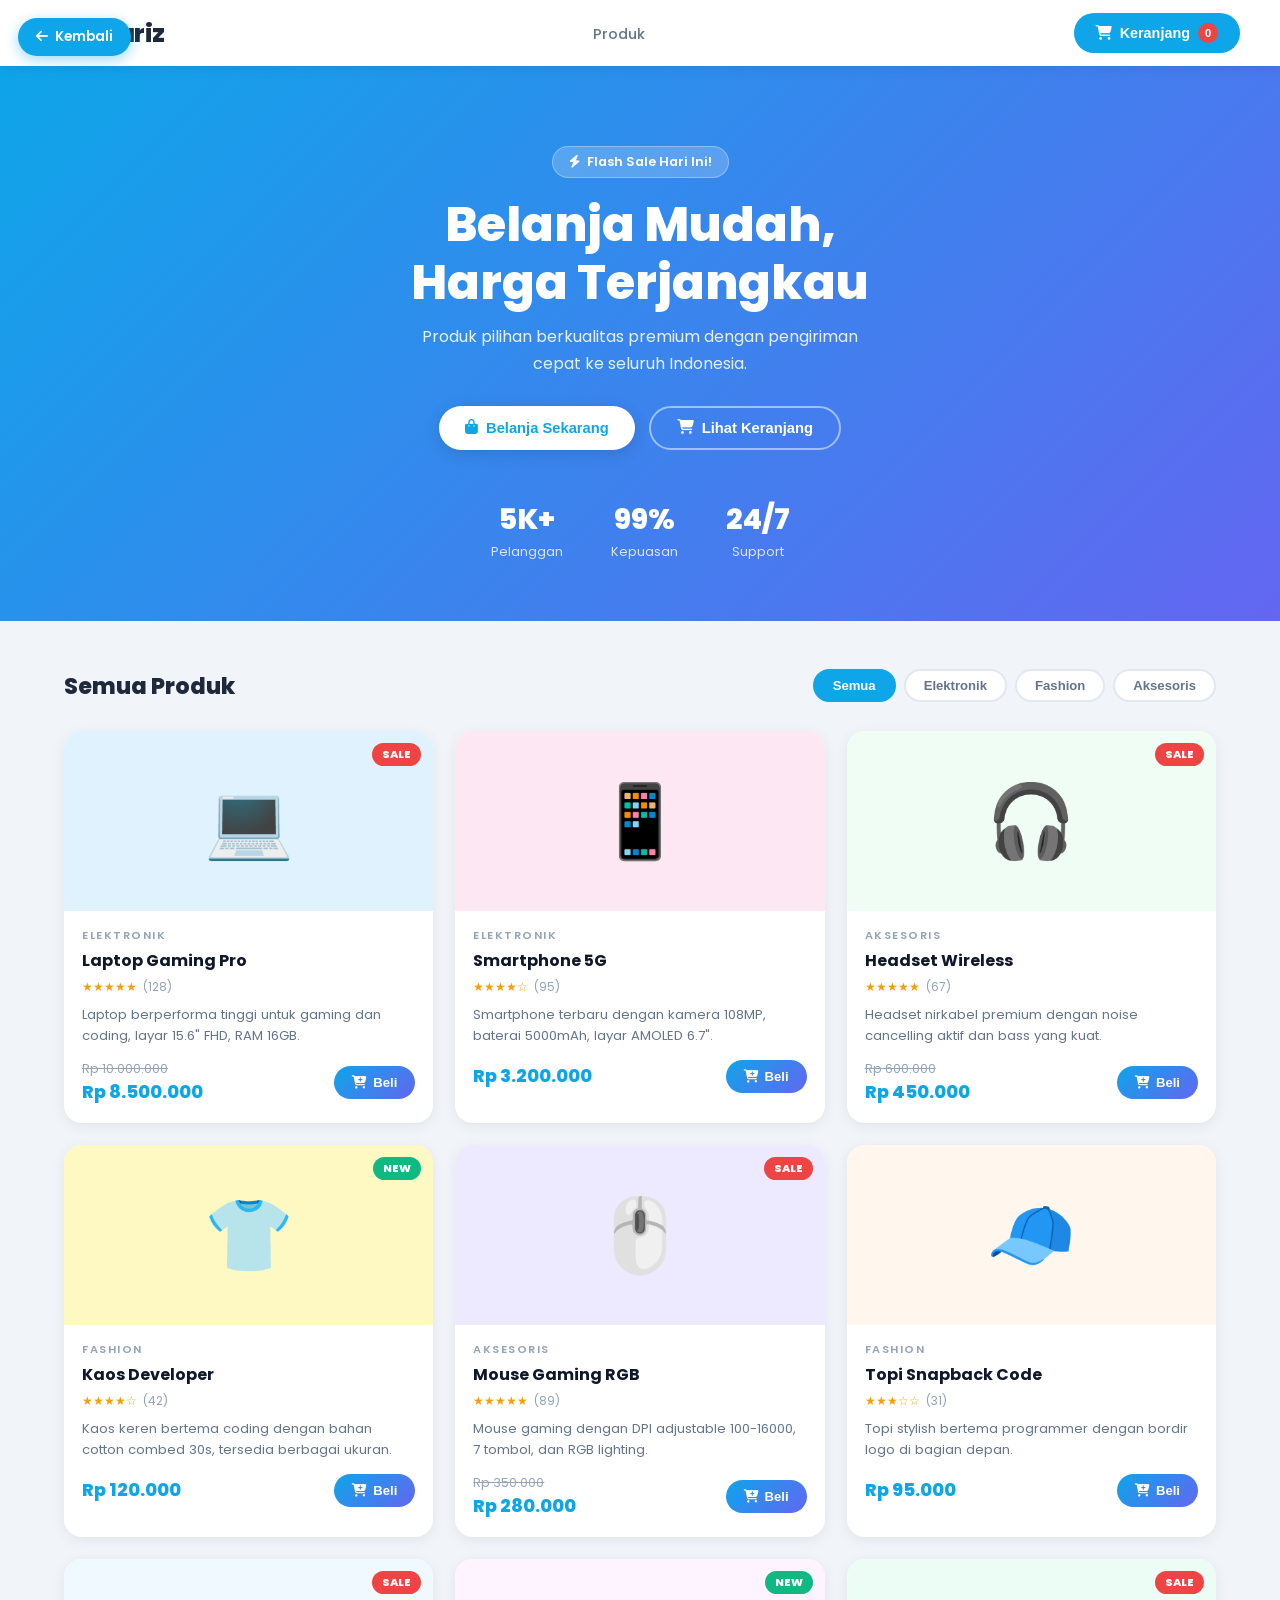
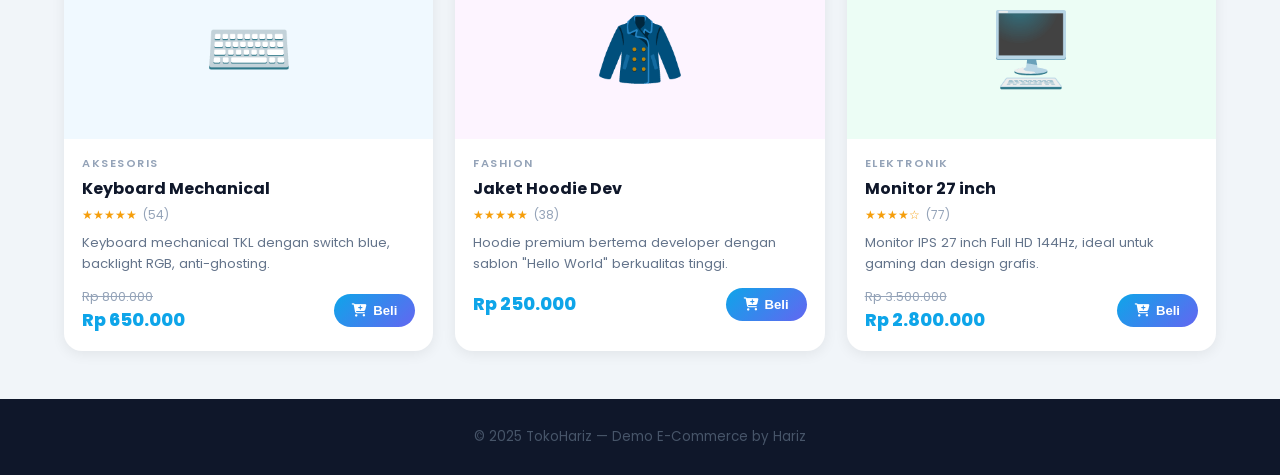
<file: demo/toko.html>
<!DOCTYPE html>
<html lang="id">
<head>
  <meta charset="UTF-8"/>
  <meta name="viewport" content="width=device-width, initial-scale=1.0"/>
  <title>TokoHariz — Belanja Online</title>
  <link href="https://fonts.googleapis.com/css2?family=Poppins:wght@400;500;600;700;800&display=swap" rel="stylesheet"/>
  <link rel="stylesheet" href="https://cdnjs.cloudflare.com/ajax/libs/font-awesome/6.5.0/css/all.min.css"/>
  <style>
    *{margin:0;padding:0;box-sizing:border-box}
    html{scroll-behavior:smooth}
    body{font-family:'Poppins',sans-serif;background:#f1f5f9;color:#1e293b;min-height:100vh}
    /* BACK BTN */
    .back-btn{position:fixed;top:18px;left:18px;z-index:2000;background:#0ea5e9;color:#fff;border:none;padding:9px 18px;border-radius:50px;font-size:0.85rem;font-weight:600;cursor:pointer;display:flex;align-items:center;gap:7px;text-decoration:none;box-shadow:0 4px 14px rgba(14,165,233,0.4)}
    .back-btn:hover{background:#0284c7}
    /* NAV */
    nav{background:#fff;box-shadow:0 2px 12px rgba(0,0,0,0.09);padding:0 24px;position:sticky;top:0;z-index:100}
    .nav-inner{max-width:1200px;margin:0 auto;display:flex;align-items:center;justify-content:space-between;height:66px}
    .nav-logo{font-size:1.5rem;font-weight:800;color:#0ea5e9;text-decoration:none;letter-spacing:-0.5px}
    .nav-logo span{color:#1e293b}
    .nav-links{display:flex;gap:28px;list-style:none}
    .nav-links a{text-decoration:none;color:#64748b;font-size:0.9rem;font-weight:500;transition:color 0.2s}
    .nav-links a:hover{color:#0ea5e9}
    .nav-right{display:flex;align-items:center;gap:12px}
    .cart-btn{background:#0ea5e9;color:#fff;border:none;padding:10px 22px;border-radius:50px;font-size:0.9rem;font-weight:700;cursor:pointer;display:flex;align-items:center;gap:8px;transition:background 0.2s;position:relative}
    .cart-btn:hover{background:#0284c7}
    .cart-badge{background:#ef4444;color:#fff;font-size:0.7rem;font-weight:800;min-width:20px;height:20px;border-radius:50%;display:inline-flex;align-items:center;justify-content:center;padding:0 4px}
    /* PAGES */
    .page{display:none}
    .page.active{display:block}
    /* HERO */
    .hero{background:linear-gradient(135deg,#0ea5e9 0%,#6366f1 100%);color:#fff;padding:80px 24px 60px;text-align:center}
    .hero-tag{display:inline-flex;align-items:center;gap:7px;background:rgba(255,255,255,0.2);padding:6px 16px;border-radius:50px;font-size:0.8rem;font-weight:600;margin-bottom:18px;border:1px solid rgba(255,255,255,0.3)}
    .hero h1{font-size:clamp(1.8rem,4vw,3rem);font-weight:800;margin-bottom:12px;line-height:1.2}
    .hero p{opacity:0.88;font-size:1rem;max-width:480px;margin:0 auto 28px;line-height:1.7}
    .hero-btns{display:flex;gap:14px;justify-content:center;flex-wrap:wrap}
    .btn{display:inline-flex;align-items:center;gap:8px;padding:12px 26px;border-radius:50px;font-weight:700;font-size:0.92rem;cursor:pointer;border:none;transition:all 0.2s}
    .btn-white{background:#fff;color:#0ea5e9;box-shadow:0 4px 16px rgba(0,0,0,0.12)}
    .btn-white:hover{transform:translateY(-2px)}
    .btn-outline-w{background:transparent;color:#fff;border:2px solid rgba(255,255,255,0.5)}
    .btn-outline-w:hover{background:rgba(255,255,255,0.15)}
    .hero-stats{display:flex;gap:48px;justify-content:center;margin-top:48px;flex-wrap:wrap}
    .hstat{text-align:center}
    .hstat-num{font-size:1.8rem;font-weight:800}
    .hstat-label{font-size:0.8rem;opacity:0.8;margin-top:2px}
    /* CONTAINER */
    .container{max-width:1200px;margin:0 auto;padding:48px 24px}
    /* FILTER */
    .shop-header{display:flex;justify-content:space-between;align-items:center;margin-bottom:28px;flex-wrap:wrap;gap:14px}
    .shop-title{font-size:1.4rem;font-weight:800}
    .filter-bar{display:flex;gap:8px;flex-wrap:wrap}
    .filter-btn{padding:7px 18px;border-radius:50px;border:2px solid #e2e8f0;background:#fff;font-size:0.82rem;font-weight:600;cursor:pointer;transition:all 0.2s;color:#64748b}
    .filter-btn.active,.filter-btn:hover{background:#0ea5e9;border-color:#0ea5e9;color:#fff}
    /* PRODUCTS GRID */
    .products-grid{display:grid;grid-template-columns:repeat(3,1fr);gap:22px}
    .product-card{background:#fff;border-radius:18px;overflow:hidden;box-shadow:0 3px 14px rgba(0,0,0,0.07);transition:transform 0.25s,box-shadow 0.25s;cursor:pointer}
    .product-card:hover{transform:translateY(-6px);box-shadow:0 12px 32px rgba(14,165,233,0.15)}
    .product-img{height:180px;display:flex;align-items:center;justify-content:center;font-size:4.5rem;position:relative}
    .badge-promo{position:absolute;top:12px;right:12px;background:#ef4444;color:#fff;font-size:0.7rem;padding:3px 10px;border-radius:50px;font-weight:800}
    .badge-new{position:absolute;top:12px;right:12px;background:#10b981;color:#fff;font-size:0.7rem;padding:3px 10px;border-radius:50px;font-weight:800}
    .product-body{padding:16px 18px 18px}
    .product-cat{font-size:0.7rem;text-transform:uppercase;letter-spacing:1.5px;color:#94a3b8;margin-bottom:4px;font-weight:600}
    .product-name{font-weight:700;font-size:1rem;margin-bottom:5px;color:#0f172a}
    .stars{color:#f59e0b;font-size:0.78rem;margin-bottom:8px}
    .stars span{color:#94a3b8;font-size:0.75rem;margin-left:3px}
    .product-desc{font-size:0.82rem;color:#64748b;line-height:1.6;margin-bottom:14px}
    .product-footer{display:flex;align-items:center;justify-content:space-between}
    .product-price{font-size:1.1rem;font-weight:800;color:#0ea5e9}
    .old-price{font-size:0.78rem;color:#94a3b8;text-decoration:line-through;display:block;margin-bottom:1px}
    .add-btn{background:linear-gradient(135deg,#0ea5e9,#6366f1);color:#fff;border:none;padding:9px 18px;border-radius:50px;font-size:0.82rem;font-weight:700;cursor:pointer;display:flex;align-items:center;gap:6px;transition:opacity 0.2s}
    .add-btn:hover{opacity:0.85}
    /* CART PAGE */
    .cart-layout{display:grid;grid-template-columns:1fr 340px;gap:28px;align-items:start}
    .cart-items{background:#fff;border-radius:18px;padding:28px;box-shadow:0 3px 14px rgba(0,0,0,0.06)}
    .cart-items h2{font-size:1.2rem;font-weight:800;margin-bottom:22px;padding-bottom:14px;border-bottom:1px solid #f1f5f9}
    .cart-item{display:flex;align-items:center;gap:16px;padding:16px 0;border-bottom:1px solid #f8fafc}
    .ci-img{width:64px;height:64px;border-radius:12px;display:flex;align-items:center;justify-content:center;font-size:2rem;flex-shrink:0}
    .ci-info{flex:1}
    .ci-name{font-weight:700;font-size:0.95rem;margin-bottom:3px}
    .ci-cat{font-size:0.75rem;color:#94a3b8;text-transform:uppercase;letter-spacing:1px}
    .ci-price{font-weight:800;color:#0ea5e9;font-size:1rem}
    .qty-ctrl{display:flex;align-items:center;gap:8px;margin-top:8px}
    .qty-btn{width:28px;height:28px;border-radius:50%;border:2px solid #e2e8f0;background:#fff;cursor:pointer;font-size:0.9rem;font-weight:700;display:flex;align-items:center;justify-content:center;transition:all 0.2s}
    .qty-btn:hover{background:#0ea5e9;border-color:#0ea5e9;color:#fff}
    .qty-num{font-weight:700;font-size:0.95rem;min-width:20px;text-align:center}
    .del-btn{background:none;border:none;color:#ef4444;cursor:pointer;font-size:1rem;padding:6px;border-radius:8px;transition:background 0.2s}
    .del-btn:hover{background:#fef2f2}
    .cart-empty{text-align:center;padding:48px;color:#94a3b8}
    .cart-empty i{font-size:3.5rem;margin-bottom:14px;display:block;color:#e2e8f0}
    /* ORDER SUMMARY */
    .order-summary{background:#fff;border-radius:18px;padding:24px;box-shadow:0 3px 14px rgba(0,0,0,0.06);position:sticky;top:90px}
    .order-summary h3{font-size:1.05rem;font-weight:800;margin-bottom:18px;padding-bottom:12px;border-bottom:1px solid #f1f5f9}
    .summary-row{display:flex;justify-content:space-between;margin-bottom:10px;font-size:0.9rem;color:#64748b}
    .summary-row.total{font-weight:800;font-size:1.05rem;color:#0f172a;padding-top:12px;border-top:2px solid #f1f5f9;margin-top:6px}
    .coupon-row{display:flex;gap:8px;margin:14px 0}
    .coupon-input{flex:1;border:1.5px solid #e2e8f0;border-radius:10px;padding:9px 13px;font-family:'Poppins',sans-serif;font-size:0.85rem;transition:border 0.2s}
    .coupon-input:focus{outline:none;border-color:#0ea5e9}
    .coupon-btn{background:#0ea5e9;color:#fff;border:none;border-radius:10px;padding:9px 16px;font-size:0.82rem;font-weight:700;cursor:pointer}
    .checkout-btn{width:100%;background:linear-gradient(135deg,#0ea5e9,#6366f1);color:#fff;border:none;padding:14px;border-radius:50px;font-size:0.95rem;font-weight:800;cursor:pointer;display:flex;align-items:center;justify-content:center;gap:8px;margin-top:14px;transition:opacity 0.2s}
    .checkout-btn:hover{opacity:0.9}
    /* STEPPER */
    .stepper{display:flex;align-items:center;justify-content:center;gap:0;margin-bottom:40px;flex-wrap:wrap}
    .step{display:flex;align-items:center;gap:10px}
    .step-circle{width:36px;height:36px;border-radius:50%;border:2px solid #e2e8f0;background:#fff;display:flex;align-items:center;justify-content:center;font-size:0.85rem;font-weight:700;color:#94a3b8;transition:all 0.3s}
    .step-circle.active{background:#0ea5e9;border-color:#0ea5e9;color:#fff}
    .step-circle.done{background:#10b981;border-color:#10b981;color:#fff}
    .step-label{font-size:0.8rem;font-weight:600;color:#94a3b8}
    .step-label.active{color:#0ea5e9}
    .step-line{width:60px;height:2px;background:#e2e8f0;margin:0 4px}
    .step-line.done{background:#10b981}
    /* FORMS */
    .form-card{background:#fff;border-radius:18px;padding:32px;box-shadow:0 3px 14px rgba(0,0,0,0.06);max-width:720px;margin:0 auto}
    .form-card h2{font-size:1.2rem;font-weight:800;margin-bottom:24px;color:#0f172a}
    .form-grid{display:grid;grid-template-columns:1fr 1fr;gap:16px}
    .form-group{display:flex;flex-direction:column;gap:6px}
    .form-group.full{grid-column:1/-1}
    .form-group label{font-size:0.82rem;font-weight:600;color:#475569}
    .form-group input,.form-group select,.form-group textarea{border:1.5px solid #e2e8f0;border-radius:10px;padding:11px 14px;font-family:'Poppins',sans-serif;font-size:0.9rem;color:#1e293b;transition:border 0.2s;background:#fff}
    .form-group input:focus,.form-group select:focus,.form-group textarea:focus{outline:none;border-color:#0ea5e9;box-shadow:0 0 0 3px rgba(14,165,233,0.1)}
    .form-btn-row{display:flex;justify-content:space-between;margin-top:24px;gap:12px}
    .btn-back{background:#f1f5f9;color:#64748b;border:none;padding:12px 24px;border-radius:50px;font-weight:700;font-size:0.9rem;cursor:pointer}
    .btn-next{background:linear-gradient(135deg,#0ea5e9,#6366f1);color:#fff;border:none;padding:12px 28px;border-radius:50px;font-weight:700;font-size:0.9rem;cursor:pointer;display:flex;align-items:center;gap:8px}
    /* PAYMENT */
    .payment-methods{display:grid;grid-template-columns:1fr 1fr;gap:12px;margin-bottom:20px}
    .pay-method{border:2px solid #e2e8f0;border-radius:14px;padding:16px;cursor:pointer;transition:all 0.2s;display:flex;align-items:center;gap:12px;background:#fff}
    .pay-method:hover{border-color:#0ea5e9}
    .pay-method.selected{border-color:#0ea5e9;background:#f0f9ff}
    .pay-method i{font-size:1.5rem;color:#0ea5e9;width:28px;text-align:center}
    .pay-method-name{font-weight:700;font-size:0.9rem}
    .pay-method-sub{font-size:0.75rem;color:#94a3b8}
    .bank-info{background:#f8fafc;border-radius:12px;padding:16px;margin:16px 0;display:none}
    .bank-info.show{display:block}
    .bank-row{display:flex;justify-content:space-between;align-items:center;margin-bottom:8px;font-size:0.88rem}
    .bank-row:last-child{margin-bottom:0}
    .bank-label{color:#64748b}
    .bank-val{font-weight:700}
    .copy-btn{background:#e0f2fe;color:#0ea5e9;border:none;padding:4px 10px;border-radius:6px;font-size:0.75rem;font-weight:700;cursor:pointer}
    /* CONFIRM */
    .confirm-wrap{text-align:center;padding:60px 24px;max-width:560px;margin:0 auto}
    .confirm-icon{width:100px;height:100px;background:linear-gradient(135deg,#10b981,#06b6d4);border-radius:50%;display:flex;align-items:center;justify-content:center;margin:0 auto 24px;font-size:2.8rem;color:#fff;animation:popIn 0.5s ease}
    @keyframes popIn{0%{transform:scale(0)}80%{transform:scale(1.1)}100%{transform:scale(1)}}
    .confirm-wrap h2{font-size:1.8rem;font-weight:800;margin-bottom:10px;color:#0f172a}
    .confirm-wrap p{color:#64748b;margin-bottom:28px;line-height:1.7}
    .order-code{display:inline-block;background:#f0f9ff;border:2px dashed #0ea5e9;color:#0ea5e9;font-size:1.3rem;font-weight:800;padding:10px 28px;border-radius:12px;margin-bottom:28px;letter-spacing:2px}
    .order-detail-box{background:#f8fafc;border-radius:14px;padding:20px;margin-bottom:28px;text-align:left}
    .od-row{display:flex;justify-content:space-between;padding:8px 0;border-bottom:1px solid #f1f5f9;font-size:0.88rem}
    .od-row:last-child{border-bottom:none}
    .od-label{color:#64748b}
    .od-val{font-weight:700}
    .confirm-btns{display:flex;gap:12px;justify-content:center;flex-wrap:wrap}
    /* TOAST */
    .toast{position:fixed;bottom:28px;right:28px;background:#1e293b;color:#fff;padding:14px 22px;border-radius:14px;font-size:0.88rem;font-weight:600;display:none;align-items:center;gap:10px;box-shadow:0 8px 28px rgba(0,0,0,0.2);z-index:3000;max-width:320px}
    .toast.show{display:flex;animation:slideUp 0.3s ease}
    @keyframes slideUp{from{transform:translateY(20px);opacity:0}to{transform:translateY(0);opacity:1}}
    footer{background:#0f172a;color:#475569;text-align:center;padding:28px;font-size:0.84rem;margin-top:0}
    @media(max-width:900px){.products-grid{grid-template-columns:1fr 1fr}.cart-layout{grid-template-columns:1fr}}
    @media(max-width:600px){.products-grid{grid-template-columns:1fr}.nav-links{display:none}.form-grid{grid-template-columns:1fr}.payment-methods{grid-template-columns:1fr}.step-line{width:30px}}
  </style>
</head>
<body>
  <a href="../index.html#projects" class="back-btn"><i class="fa-solid fa-arrow-left"></i> Kembali</a>

  <!-- NAVBAR -->
  <nav>
    <div class="nav-inner">
      <a href="#" class="nav-logo" onclick="showPage('shop')">Toko<span>Hariz</span></a>
      <ul class="nav-links">
        <li><a href="#" onclick="showPage('shop')">Produk</a></li>
      </ul>
      <div class="nav-right">
        <button class="cart-btn" onclick="showPage('cart')">
          <i class="fa-solid fa-cart-shopping"></i> Keranjang
          <span class="cart-badge" id="cartBadge">0</span>
        </button>
      </div>
    </div>
  </nav>

  <!-- PAGE: SHOP -->
  <div class="page active" id="page-shop">
    <div class="hero">
      <div class="hero-tag"><i class="fa-solid fa-bolt"></i> Flash Sale Hari Ini!</div>
      <h1>Belanja Mudah,<br>Harga Terjangkau</h1>
      <p>Produk pilihan berkualitas premium dengan pengiriman cepat ke seluruh Indonesia.</p>
      <div class="hero-btns">
        <button class="btn btn-white" onclick="document.getElementById('produk').scrollIntoView({behavior:'smooth'})">
          <i class="fa-solid fa-bag-shopping"></i> Belanja Sekarang
        </button>
        <button class="btn btn-outline-w" onclick="showPage('cart')">
          <i class="fa-solid fa-cart-shopping"></i> Lihat Keranjang
        </button>
      </div>
      <div class="hero-stats">
        <div class="hstat"><div class="hstat-num">5K+</div><div class="hstat-label">Pelanggan</div></div>
        <div class="hstat"><div class="hstat-num">99%</div><div class="hstat-label">Kepuasan</div></div>
        <div class="hstat"><div class="hstat-num">24/7</div><div class="hstat-label">Support</div></div>
      </div>
    </div>
    <div class="container">
      <div class="shop-header" id="produk">
        <div class="shop-title">Semua Produk</div>
        <div class="filter-bar">
          <button class="filter-btn active" onclick="filterProduk('semua',this)">Semua</button>
          <button class="filter-btn" onclick="filterProduk('elektronik',this)">Elektronik</button>
          <button class="filter-btn" onclick="filterProduk('fashion',this)">Fashion</button>
          <button class="filter-btn" onclick="filterProduk('aksesoris',this)">Aksesoris</button>
        </div>
      </div>
      <div class="products-grid" id="productsGrid"></div>
    </div>
    <footer>© 2025 TokoHariz — Demo E-Commerce by Hariz</footer>
  </div>

  <!-- PAGE: CART -->
  <div class="page" id="page-cart">
    <div class="container">
      <h2 style="font-size:1.5rem;font-weight:800;margin-bottom:28px"><i class="fa-solid fa-cart-shopping" style="color:#0ea5e9"></i> Keranjang Belanja</h2>
      <div class="cart-layout">
        <div class="cart-items">
          <h2>Produk Dipilih</h2>
          <div id="cartItemsList"></div>
        </div>
        <div>
          <div class="order-summary">
            <h3>Ringkasan Pesanan</h3>
            <div class="summary-row"><span>Subtotal</span><span id="sumSubtotal">Rp 0</span></div>
            <div class="summary-row"><span>Ongkos Kirim</span><span id="sumOngkir">Rp 0</span></div>
            <div class="summary-row"><span>Diskon</span><span id="sumDiskon" style="color:#10b981">- Rp 0</span></div>
            <div class="coupon-row">
              <input type="text" class="coupon-input" id="couponInput" placeholder="Kode voucher..." />
              <button class="coupon-btn" onclick="applyCoupon()">Pakai</button>
            </div>
            <div class="summary-row total"><span>Total</span><span id="sumTotal">Rp 0</span></div>
            <button class="checkout-btn" onclick="goCheckout()">
              <i class="fa-solid fa-lock"></i> Lanjut ke Checkout
            </button>
            <button class="btn" style="width:100%;margin-top:10px;background:#f1f5f9;color:#64748b;justify-content:center" onclick="showPage('shop')">
              <i class="fa-solid fa-arrow-left"></i> Lanjut Belanja
            </button>
          </div>
        </div>
      </div>
    </div>
    <footer>© 2025 TokoHariz — Demo E-Commerce by Hariz</footer>
  </div>

  <!-- PAGE: CHECKOUT -->
  <div class="page" id="page-checkout">
    <div class="container">
      <div class="stepper">
        <div class="step"><div class="step-circle done" id="st1"><i class="fa-solid fa-check"></i></div><div class="step-label active">Keranjang</div></div>
        <div class="step-line done" id="sl1"></div>
        <div class="step"><div class="step-circle active" id="st2">2</div><div class="step-label active">Pengiriman</div></div>
        <div class="step-line" id="sl2"></div>
        <div class="step"><div class="step-circle" id="st3">3</div><div class="step-label">Pembayaran</div></div>
        <div class="step-line" id="sl3"></div>
        <div class="step"><div class="step-circle" id="st4">4</div><div class="step-label">Selesai</div></div>
      </div>
      <div class="form-card">
        <h2><i class="fa-solid fa-map-marker-alt" style="color:#0ea5e9"></i> Informasi Pengiriman</h2>
        <div class="form-grid">
          <div class="form-group"><label>Nama Lengkap *</label><input type="text" id="ckNama" placeholder="Nama penerima" required/></div>
          <div class="form-group"><label>Nomor HP *</label><input type="tel" id="ckHp" placeholder="08xxxxxxxxxx" required/></div>
          <div class="form-group full"><label>Email *</label><input type="email" id="ckEmail" placeholder="email@kamu.com" required/></div>
          <div class="form-group full"><label>Alamat Lengkap *</label><textarea id="ckAlamat" rows="3" placeholder="Jalan, No. Rumah, RT/RW..." required></textarea></div>
          <div class="form-group"><label>Kota *</label><input type="text" id="ckKota" placeholder="Kota / Kabupaten" required/></div>
          <div class="form-group"><label>Kode Pos *</label><input type="text" id="ckPos" placeholder="12345" required/></div>
          <div class="form-group full"><label>Jasa Pengiriman *</label>
            <select id="ckKurir" onchange="updateOngkir()">
              <option value="">-- Pilih Jasa Pengiriman --</option>
              <option value="9000">JNE REG — Rp 9.000 (2-3 hari)</option>
              <option value="12000">JNE YES — Rp 12.000 (1 hari)</option>
              <option value="7000">J&T Economy — Rp 7.000 (3-5 hari)</option>
              <option value="15000">SiCepat BEST — Rp 15.000 (1 hari)</option>
              <option value="0">Ambil Sendiri — Gratis</option>
            </select>
          </div>
          <div class="form-group full"><label>Catatan untuk Penjual (opsional)</label><textarea id="ckCatatan" rows="2" placeholder="Contoh: Tolong dibungkus rapi..."></textarea></div>
        </div>
        <div class="form-btn-row">
          <button class="btn-back" onclick="showPage('cart')"><i class="fa-solid fa-arrow-left"></i> Kembali</button>
          <button class="btn-next" onclick="goPayment()">Lanjut Pembayaran <i class="fa-solid fa-arrow-right"></i></button>
        </div>
      </div>
    </div>
    <footer>© 2025 TokoHariz — Demo E-Commerce by Hariz</footer>
  </div>

  <!-- PAGE: PAYMENT -->
  <div class="page" id="page-payment">
    <div class="container">
      <div class="stepper">
        <div class="step"><div class="step-circle done"><i class="fa-solid fa-check"></i></div><div class="step-label">Keranjang</div></div>
        <div class="step-line done"></div>
        <div class="step"><div class="step-circle done"><i class="fa-solid fa-check"></i></div><div class="step-label">Pengiriman</div></div>
        <div class="step-line done"></div>
        <div class="step"><div class="step-circle active">3</div><div class="step-label active">Pembayaran</div></div>
        <div class="step-line" id="sl3b"></div>
        <div class="step"><div class="step-circle" id="st4b">4</div><div class="step-label">Selesai</div></div>
      </div>
      <div class="form-card">
        <h2><i class="fa-solid fa-credit-card" style="color:#0ea5e9"></i> Metode Pembayaran</h2>
        <div class="payment-methods">
          <div class="pay-method selected" id="pm-transfer" onclick="selectPayment('transfer')">
            <i class="fa-solid fa-building-columns"></i>
            <div><div class="pay-method-name">Transfer Bank</div><div class="pay-method-sub">BCA / BRI / Mandiri</div></div>
          </div>
          <div class="pay-method" id="pm-ewallet" onclick="selectPayment('ewallet')">
            <i class="fa-solid fa-wallet"></i>
            <div><div class="pay-method-name">E-Wallet</div><div class="pay-method-sub">GoPay / OVO / DANA</div></div>
          </div>
          <div class="pay-method" id="pm-cod" onclick="selectPayment('cod')">
            <i class="fa-solid fa-money-bill-wave"></i>
            <div><div class="pay-method-name">COD</div><div class="pay-method-sub">Bayar di Tempat</div></div>
          </div>
          <div class="pay-method" id="pm-qris" onclick="selectPayment('qris')">
            <i class="fa-solid fa-qrcode"></i>
            <div><div class="pay-method-name">QRIS</div><div class="pay-method-sub">Scan & Bayar</div></div>
          </div>
        </div>
        <!-- Transfer Bank Info -->
        <div class="bank-info show" id="info-transfer">
          <div class="bank-row"><span class="bank-label">Bank Tujuan</span><span class="bank-val">BCA</span></div>
          <div class="bank-row"><span class="bank-label">No. Rekening</span><span class="bank-val">1234567890 <button class="copy-btn" onclick="copyText('1234567890')">Salin</button></span></div>
          <div class="bank-row"><span class="bank-label">Atas Nama</span><span class="bank-val">HARIZ</span></div>
          <div class="bank-row"><span class="bank-label">Total Transfer</span><span class="bank-val" id="payTotal" style="color:#0ea5e9">Rp 0</span></div>
        </div>
        <div class="bank-info" id="info-ewallet">
          <div class="bank-row"><span class="bank-label">GoPay / OVO / DANA</span><span class="bank-val">085157500960</span></div>
          <div class="bank-row"><span class="bank-label">Atas Nama</span><span class="bank-val">HARIZ</span></div>
          <div class="bank-row"><span class="bank-label">Jumlah</span><span class="bank-val" id="payTotal2" style="color:#0ea5e9">Rp 0</span></div>
        </div>
        <div class="bank-info" id="info-cod">
          <p style="font-size:0.9rem;color:#64748b">Bayar langsung kepada kurir saat paket tiba. Siapkan uang pas sesuai total pesanan.</p>
          <div class="bank-row" style="margin-top:12px"><span class="bank-label">Total Bayar</span><span class="bank-val" id="payTotal3" style="color:#0ea5e9">Rp 0</span></div>
        </div>
        <div class="bank-info" id="info-qris" style="text-align:center">
          <p style="font-size:0.9rem;color:#64748b;margin-bottom:14px">Scan QR Code berikut dengan aplikasi apapun yang mendukung QRIS.</p>
          <div style="font-size:5rem">📲</div>
          <p style="font-size:0.82rem;color:#94a3b8;margin-top:8px">QR Code simulasi</p>
        </div>
        <!-- Order Review -->
        <div style="margin-top:20px;background:#f8fafc;border-radius:12px;padding:16px">
          <div style="font-weight:700;font-size:0.88rem;margin-bottom:10px;color:#475569">RINGKASAN PESANAN</div>
          <div id="payOrderReview"></div>
          <div class="bank-row" style="margin-top:10px;padding-top:10px;border-top:1px solid #e2e8f0">
            <span class="bank-label" style="font-weight:700">TOTAL</span>
            <span class="bank-val" id="payTotalFinal" style="color:#0ea5e9;font-size:1.1rem">Rp 0</span>
          </div>
        </div>
        <div class="form-btn-row">
          <button class="btn-back" onclick="showPage('checkout')"><i class="fa-solid fa-arrow-left"></i> Kembali</button>
          <button class="btn-next" onclick="confirmOrder()"><i class="fa-solid fa-check"></i> Konfirmasi Pembayaran</button>
        </div>
      </div>
    </div>
    <footer>© 2025 TokoHariz — Demo E-Commerce by Hariz</footer>
  </div>

  <!-- PAGE: CONFIRM -->
  <div class="page" id="page-confirm">
    <div class="container">
      <div class="confirm-wrap">
        <div class="confirm-icon"><i class="fa-solid fa-check"></i></div>
        <h2>Pesanan Berhasil! 🎉</h2>
        <p>Terima kasih telah berbelanja di TokoHariz. Pesanan kamu sedang diproses dan akan segera dikirim.</p>
        <div class="order-code" id="orderCode">TH-000000</div>
        <div class="order-detail-box" id="orderDetailBox"></div>
        <div class="confirm-btns">
          <button class="btn" style="background:linear-gradient(135deg,#0ea5e9,#6366f1);color:#fff" onclick="newOrder()">
            <i class="fa-solid fa-bag-shopping"></i> Belanja Lagi
          </button>
          <button class="btn" style="background:#f1f5f9;color:#64748b" onclick="showPage('shop')">
            <i class="fa-solid fa-home"></i> Ke Beranda
          </button>
        </div>
      </div>
    </div>
    <footer>© 2025 TokoHariz — Demo E-Commerce by Hariz</footer>
  </div>

  <!-- TOAST -->
  <div class="toast" id="toast"></div>

  <script>
    // ===== DATA PRODUK =====
    const products = [
      {id:1,name:'Laptop Gaming Pro',cat:'elektronik',emoji:'💻',bg:'#e0f2fe',price:8500000,oldPrice:10000000,stars:5,reviews:128,desc:'Laptop berperforma tinggi untuk gaming dan coding, layar 15.6" FHD, RAM 16GB.',badge:'SALE'},
      {id:2,name:'Smartphone 5G',cat:'elektronik',emoji:'📱',bg:'#fce7f3',price:3200000,oldPrice:null,stars:4,reviews:95,desc:'Smartphone terbaru dengan kamera 108MP, baterai 5000mAh, layar AMOLED 6.7".',badge:null},
      {id:3,name:'Headset Wireless',cat:'aksesoris',emoji:'🎧',bg:'#f0fdf4',price:450000,oldPrice:600000,stars:5,reviews:67,desc:'Headset nirkabel premium dengan noise cancelling aktif dan bass yang kuat.',badge:'SALE'},
      {id:4,name:'Kaos Developer',cat:'fashion',emoji:'👕',bg:'#fef9c3',price:120000,oldPrice:null,stars:4,reviews:42,desc:'Kaos keren bertema coding dengan bahan cotton combed 30s, tersedia berbagai ukuran.',badge:'NEW'},
      {id:5,name:'Mouse Gaming RGB',cat:'aksesoris',emoji:'🖱️',bg:'#ede9fe',price:280000,oldPrice:350000,stars:5,reviews:89,desc:'Mouse gaming dengan DPI adjustable 100-16000, 7 tombol, dan RGB lighting.',badge:'SALE'},
      {id:6,name:'Topi Snapback Code',cat:'fashion',emoji:'🧢',bg:'#fff7ed',price:95000,oldPrice:null,stars:3,reviews:31,desc:'Topi stylish bertema programmer dengan bordir logo </> di bagian depan.',badge:null},
      {id:7,name:'Keyboard Mechanical',cat:'aksesoris',emoji:'⌨️',bg:'#f0f9ff',price:650000,oldPrice:800000,stars:5,reviews:54,desc:'Keyboard mechanical TKL dengan switch blue, backlight RGB, anti-ghosting.',badge:'SALE'},
      {id:8,name:'Jaket Hoodie Dev',cat:'fashion',emoji:'🧥',bg:'#fdf4ff',price:250000,oldPrice:null,stars:5,reviews:38,desc:'Hoodie premium bertema developer dengan sablon "Hello World" berkualitas tinggi.',badge:'NEW'},
      {id:9,name:'Monitor 27 inch',cat:'elektronik',emoji:'🖥️',bg:'#ecfdf5',price:2800000,oldPrice:3500000,stars:4,reviews:77,desc:'Monitor IPS 27 inch Full HD 144Hz, ideal untuk gaming dan design grafis.',badge:'SALE'},
    ];

    let cart = [];
    let couponDiscount = 0;
    let shippingCost = 0;
    let selectedPayment = 'transfer';
    let shippingData = {};

    // ===== RENDER PRODUCTS =====
    function renderProducts(filter='semua') {
      const grid = document.getElementById('productsGrid');
      const filtered = filter === 'semua' ? products : products.filter(p => p.cat === filter);
      grid.innerHTML = filtered.map(p => `
        <div class="product-card">
          <div class="product-img" style="background:${p.bg}">${p.emoji}
            ${p.badge ? `<span class="${p.badge==='NEW'?'badge-new':'badge-promo'}">${p.badge}</span>` : ''}
          </div>
          <div class="product-body">
            <div class="product-cat">${p.cat}</div>
            <div class="product-name">${p.name}</div>
            <div class="stars">${'★'.repeat(p.stars)}${'☆'.repeat(5-p.stars)} <span>(${p.reviews})</span></div>
            <div class="product-desc">${p.desc}</div>
            <div class="product-footer">
              <div>
                ${p.oldPrice ? `<span class="old-price">${fmt(p.oldPrice)}</span>` : ''}
                <span class="product-price">${fmt(p.price)}</span>
              </div>
              <button class="add-btn" onclick="addToCart(${p.id})"><i class="fa-solid fa-cart-plus"></i> Beli</button>
            </div>
          </div>
        </div>
      `).join('');
    }

    // ===== FORMAT RUPIAH =====
    function fmt(n) { return 'Rp ' + n.toLocaleString('id-ID'); }

    // ===== ADD TO CART =====
    function addToCart(id) {
      const prod = products.find(p => p.id === id);
      const existing = cart.find(c => c.id === id);
      if (existing) { existing.qty++; } else { cart.push({...prod, qty:1}); }
      updateCartBadge();
      showToast(`<i class="fa-solid fa-check-circle" style="color:#4ade80"></i> ${prod.name} ditambahkan ke keranjang!`);
    }

    function updateCartBadge() {
      const total = cart.reduce((s,c) => s+c.qty, 0);
      document.getElementById('cartBadge').textContent = total;
    }

    // ===== FILTER =====
    function filterProduk(cat, btn) {
      document.querySelectorAll('.filter-btn').forEach(b => b.classList.remove('active'));
      btn.classList.add('active');
      renderProducts(cat);
    }

    // ===== RENDER CART =====
    function renderCart() {
      const list = document.getElementById('cartItemsList');
      if (cart.length === 0) {
        list.innerHTML = `<div class="cart-empty"><i class="fa-solid fa-cart-xmark"></i><p>Keranjangmu masih kosong</p><button class="btn" style="background:#0ea5e9;color:#fff;margin-top:16px" onclick="showPage('shop')">Mulai Belanja</button></div>`;
      } else {
        list.innerHTML = cart.map(item => `
          <div class="cart-item">
            <div class="ci-img" style="background:${item.bg}">${item.emoji}</div>
            <div class="ci-info">
              <div class="ci-name">${item.name}</div>
              <div class="ci-cat">${item.cat}</div>
              <div class="qty-ctrl">
                <button class="qty-btn" onclick="changeQty(${item.id},-1)">−</button>
                <span class="qty-num">${item.qty}</span>
                <button class="qty-btn" onclick="changeQty(${item.id},1)">+</button>
              </div>
            </div>
            <div style="text-align:right">
              <div class="ci-price">${fmt(item.price * item.qty)}</div>
              <div style="font-size:0.75rem;color:#94a3b8">${fmt(item.price)} / item</div>
              <button class="del-btn" onclick="removeItem(${item.id})" style="margin-top:8px"><i class="fa-solid fa-trash"></i></button>
            </div>
          </div>
        `).join('');
      }
      updateSummary();
    }

    function changeQty(id, delta) {
      const item = cart.find(c => c.id === id);
      if (!item) return;
      item.qty += delta;
      if (item.qty <= 0) cart = cart.filter(c => c.id !== id);
      updateCartBadge();
      renderCart();
    }

    function removeItem(id) {
      cart = cart.filter(c => c.id !== id);
      updateCartBadge();
      renderCart();
      showToast('<i class="fa-solid fa-trash" style="color:#f87171"></i> Produk dihapus dari keranjang');
    }

    function updateSummary() {
      const subtotal = cart.reduce((s,c) => s+c.price*c.qty, 0);
      const total = subtotal + shippingCost - couponDiscount;
      document.getElementById('sumSubtotal').textContent = fmt(subtotal);
      document.getElementById('sumOngkir').textContent = shippingCost > 0 ? fmt(shippingCost) : 'Dihitung saat checkout';
      document.getElementById('sumDiskon').textContent = `- ${fmt(couponDiscount)}`;
      document.getElementById('sumTotal').textContent = fmt(Math.max(0, total));
    }

    function applyCoupon() {
      const code = document.getElementById('couponInput').value.trim().toUpperCase();
      const subtotal = cart.reduce((s,c) => s+c.price*c.qty, 0);
      if (code === 'HARIZ10') { couponDiscount = Math.round(subtotal * 0.1); showToast('<i class="fa-solid fa-tag" style="color:#4ade80"></i> Voucher HARIZ10 berhasil! Diskon 10%'); }
      else if (code === 'GRATIS') { couponDiscount = shippingCost; showToast('<i class="fa-solid fa-tag" style="color:#4ade80"></i> Voucher gratis ongkir berhasil!'); }
      else { showToast('<i class="fa-solid fa-times" style="color:#f87171"></i> Kode voucher tidak valid'); couponDiscount = 0; }
      updateSummary();
    }

    function updateOngkir() {
      const val = parseInt(document.getElementById('ckKurir').value) || 0;
      shippingCost = val;
      updateSummary();
    }

    // ===== NAVIGATION =====
    function showPage(page) {
      document.querySelectorAll('.page').forEach(p => p.classList.remove('active'));
      document.getElementById('page-'+page).classList.add('active');
      window.scrollTo(0,0);
      if (page === 'cart') renderCart();
      if (page === 'payment') renderPaymentReview();
    }

    function goCheckout() {
      if (cart.length === 0) { showToast('<i class="fa-solid fa-times" style="color:#f87171"></i> Keranjang masih kosong!'); return; }
      showPage('checkout');
    }

    function goPayment() {
      const nama = document.getElementById('ckNama').value.trim();
      const hp = document.getElementById('ckHp').value.trim();
      const email = document.getElementById('ckEmail').value.trim();
      const alamat = document.getElementById('ckAlamat').value.trim();
      const kota = document.getElementById('ckKota').value.trim();
      const kurir = document.getElementById('ckKurir').value;
      if (!nama||!hp||!email||!alamat||!kota||!kurir) {
        showToast('<i class="fa-solid fa-times" style="color:#f87171"></i> Harap lengkapi semua data pengiriman!'); return;
      }
      shippingData = {nama,hp,email,alamat,kota,kurir:document.getElementById('ckKurir').options[document.getElementById('ckKurir').selectedIndex].text};
      showPage('payment');
    }

    function renderPaymentReview() {
      const subtotal = cart.reduce((s,c)=>s+c.price*c.qty,0);
      const total = Math.max(0, subtotal + shippingCost - couponDiscount);
      const rev = cart.map(c=>`<div class="bank-row"><span class="bank-label">${c.name} x${c.qty}</span><span class="bank-val">${fmt(c.price*c.qty)}</span></div>`).join('')
        + `<div class="bank-row"><span class="bank-label">Ongkir</span><span class="bank-val">${fmt(shippingCost)}</span></div>`
        + (couponDiscount>0?`<div class="bank-row"><span class="bank-label">Diskon</span><span class="bank-val" style="color:#10b981">-${fmt(couponDiscount)}</span></div>`:'');
      document.getElementById('payOrderReview').innerHTML = rev;
      document.getElementById('payTotal').textContent = fmt(total);
      document.getElementById('payTotal2').textContent = fmt(total);
      document.getElementById('payTotal3').textContent = fmt(total);
      document.getElementById('payTotalFinal').textContent = fmt(total);
    }

    function selectPayment(type) {
      selectedPayment = type;
      ['transfer','ewallet','cod','qris'].forEach(t => {
        document.getElementById('pm-'+t).classList.remove('selected');
        document.getElementById('info-'+t).classList.remove('show');
      });
      document.getElementById('pm-'+type).classList.add('selected');
      document.getElementById('info-'+type).classList.add('show');
    }

    function confirmOrder() {
      const code = 'TH-' + Math.floor(100000 + Math.random()*900000);
      const subtotal = cart.reduce((s,c)=>s+c.price*c.qty,0);
      const total = Math.max(0, subtotal + shippingCost - couponDiscount);
      const payLabel = {'transfer':'Transfer Bank','ewallet':'E-Wallet','cod':'COD','qris':'QRIS'};
      document.getElementById('orderCode').textContent = code;
      document.getElementById('orderDetailBox').innerHTML = `
        <div class="od-row"><span class="od-label">Nama Penerima</span><span class="od-val">${shippingData.nama||'-'}</span></div>
        <div class="od-row"><span class="od-label">No. HP</span><span class="od-val">${shippingData.hp||'-'}</span></div>
        <div class="od-row"><span class="od-label">Alamat</span><span class="od-val">${shippingData.kota||'-'}</span></div>
        <div class="od-row"><span class="od-label">Pengiriman</span><span class="od-val">${shippingData.kurir||'-'}</span></div>
        <div class="od-row"><span class="od-label">Metode Bayar</span><span class="od-val">${payLabel[selectedPayment]}</span></div>
        <div class="od-row"><span class="od-label">Total Pembayaran</span><span class="od-val" style="color:#0ea5e9">${fmt(total)}</span></div>
        <div class="od-row"><span class="od-label">Status</span><span class="od-val" style="color:#10b981">✓ Dikonfirmasi</span></div>
      `;
      cart = [];
      updateCartBadge();
      showPage('confirm');
    }

    function newOrder() {
      couponDiscount = 0; shippingCost = 0;
      showPage('shop');
    }

    function copyText(text) {
      navigator.clipboard.writeText(text).catch(()=>{});
      showToast('<i class="fa-solid fa-copy" style="color:#4ade80"></i> Nomor rekening disalin!');
    }

    function showToast(msg) {
      const t = document.getElementById('toast');
      t.innerHTML = msg;
      t.classList.add('show');
      setTimeout(()=>t.classList.remove('show'), 2500);
    }

    // INIT
    renderProducts();
  </script>
</body>
</html>
</file>
<file: style.css>
/* ===== RESET & BASE ===== */
*, *::before, *::after { box-sizing: border-box; margin: 0; padding: 0; }

:root {
  --bg:        #0a0a0f;
  --bg2:       #111118;
  --bg3:       #1a1a26;
  --accent:    #7c3aed;
  --accent2:   #06b6d4;
  --accent3:   #a855f7;
  --text:      #e2e8f0;
  --text2:     #94a3b8;
  --border:    rgba(124,58,237,0.25);
  --card:      rgba(26,26,38,0.85);
  --glow:      0 0 30px rgba(124,58,237,0.3);
  --radius:    14px;
  --transition: 0.35s cubic-bezier(0.4,0,0.2,1);
}

html { scroll-behavior: smooth; }

body {
  font-family: 'Inter', sans-serif;
  background: var(--bg);
  color: var(--text);
  line-height: 1.7;
  overflow-x: hidden;
}

a { text-decoration: none; color: inherit; }
img { max-width: 100%; display: block; }
ul { list-style: none; }

/* ===== SCROLLBAR ===== */
::-webkit-scrollbar { width: 6px; }
::-webkit-scrollbar-track { background: var(--bg); }
::-webkit-scrollbar-thumb { background: var(--accent); border-radius: 3px; }

/* ===== SELECTION ===== */
::selection { background: var(--accent); color: #fff; }

/* ===== UTILITY ===== */
.container { max-width: 1100px; margin: 0 auto; padding: 0 24px; }
.section { padding: 100px 0; }

.section-title {
  font-family: 'Poppins', sans-serif;
  font-size: clamp(2rem, 4vw, 2.8rem);
  font-weight: 700;
  text-align: center;
  margin-bottom: 14px;
}
.section-title span { color: var(--accent2); }
.section-subtitle {
  text-align: center;
  color: var(--text2);
  margin-bottom: 60px;
  font-size: 1.05rem;
}

/* ===== BUTTONS ===== */
.btn {
  display: inline-flex;
  align-items: center;
  gap: 8px;
  padding: 13px 28px;
  border-radius: 50px;
  font-weight: 600;
  font-size: 0.95rem;
  cursor: pointer;
  transition: var(--transition);
  border: none;
}
.btn-primary {
  background: linear-gradient(135deg, var(--accent), var(--accent2));
  color: #fff;
  box-shadow: 0 4px 20px rgba(124,58,237,0.4);
}
.btn-primary:hover { transform: translateY(-2px); box-shadow: 0 8px 30px rgba(124,58,237,0.6); }
.btn-outline {
  background: transparent;
  color: var(--text);
  border: 2px solid var(--border);
}
.btn-outline:hover { border-color: var(--accent); color: var(--accent); transform: translateY(-2px); }
.btn-full { width: 100%; justify-content: center; }

/* ===== NAVBAR ===== */
.navbar {
  position: fixed;
  top: 0; left: 0; right: 0;
  z-index: 1000;
  padding: 18px 0;
  transition: var(--transition);
}
.navbar.scrolled {
  background: rgba(10,10,15,0.95);
  backdrop-filter: blur(16px);
  padding: 12px 0;
  box-shadow: 0 1px 0 var(--border);
}
.nav-container {
  max-width: 1100px;
  margin: 0 auto;
  padding: 0 24px;
  display: flex;
  align-items: center;
  justify-content: space-between;
}
.nav-logo {
  font-family: 'Poppins', sans-serif;
  font-size: 1.6rem;
  font-weight: 800;
  color: #fff;
}
.nav-logo span { color: var(--accent2); }
.nav-links {
  display: flex;
  gap: 36px;
}
.nav-links a {
  font-weight: 500;
  color: var(--text2);
  transition: color var(--transition);
  font-size: 0.95rem;
  position: relative;
}
.nav-links a::after {
  content: '';
  position: absolute;
  bottom: -4px; left: 0;
  width: 0; height: 2px;
  background: var(--accent2);
  transition: width var(--transition);
}
.nav-links a:hover { color: var(--text); }
.nav-links a:hover::after { width: 100%; }
.hamburger {
  display: none;
  flex-direction: column;
  gap: 5px;
  background: none;
  border: none;
  cursor: pointer;
  padding: 4px;
}
.hamburger span {
  display: block;
  width: 24px; height: 2px;
  background: var(--text);
  border-radius: 2px;
  transition: var(--transition);
}
.hamburger.open span:nth-child(1) { transform: translateY(7px) rotate(45deg); }
.hamburger.open span:nth-child(2) { opacity: 0; }
.hamburger.open span:nth-child(3) { transform: translateY(-7px) rotate(-45deg); }

/* ===== HERO ===== */
.hero {
  min-height: 100vh;
  display: flex;
  align-items: center;
  justify-content: center;
  position: relative;
  overflow: hidden;
  background: radial-gradient(ellipse at 30% 50%, rgba(124,58,237,0.12) 0%, transparent 60%),
              radial-gradient(ellipse at 70% 20%, rgba(6,182,212,0.08) 0%, transparent 50%),
              var(--bg);
}
.hero-particles {
  position: absolute;
  inset: 0;
  overflow: hidden;
  pointer-events: none;
}
.particle {
  position: absolute;
  border-radius: 50%;
  background: var(--accent);
  opacity: 0.15;
  animation: float linear infinite;
}
@keyframes float {
  0% { transform: translateY(100vh) scale(0); opacity: 0; }
  10% { opacity: 0.15; }
  90% { opacity: 0.15; }
  100% { transform: translateY(-10vh) scale(1); opacity: 0; }
}
.hero-content {
  display: flex;
  align-items: center;
  gap: 64px;
  max-width: 1100px;
  padding: 120px 24px 60px;
  z-index: 1;
  flex-wrap: wrap;
  justify-content: center;
}
.hero-photo-wrap { position: relative; flex-shrink: 0; }
.hero-photo-ring {
  width: 260px; height: 260px;
  border-radius: 50%;
  padding: 4px;
  background: linear-gradient(135deg, var(--accent), var(--accent2));
  box-shadow: var(--glow);
  position: relative;
  animation: pulse-ring 3s ease-in-out infinite;
}
@keyframes pulse-ring {
  0%,100% { box-shadow: 0 0 30px rgba(124,58,237,0.4); }
  50%      { box-shadow: 0 0 50px rgba(6,182,212,0.5); }
}
.hero-photo, .hero-photo-placeholder {
  width: 100%; height: 100%;
  border-radius: 50%;
  object-fit: cover;
}
.hero-photo-placeholder {
  display: flex;
  align-items: center;
  justify-content: center;
  background: var(--bg3);
  font-size: 6rem;
  color: var(--accent);
}
.hero-photo-badge {
  position: absolute;
  bottom: 10px; right: 10px;
  background: linear-gradient(135deg, var(--accent), var(--accent2));
  width: 48px; height: 48px;
  border-radius: 50%;
  display: flex; align-items: center; justify-content: center;
  font-size: 1.2rem;
  color: #fff;
  border: 3px solid var(--bg);
  box-shadow: var(--glow);
}
.hero-text { max-width: 520px; }
.hero-greeting {
  color: var(--accent2);
  font-weight: 600;
  letter-spacing: 2px;
  text-transform: uppercase;
  font-size: 0.9rem;
  margin-bottom: 8px;
}
.hero-name {
  font-family: 'Poppins', sans-serif;
  font-size: clamp(3rem, 6vw, 5rem);
  font-weight: 800;
  line-height: 1;
  margin-bottom: 12px;
  background: linear-gradient(135deg, #fff 40%, var(--accent2));
  -webkit-background-clip: text;
  -webkit-text-fill-color: transparent;
  background-clip: text;
}
.hero-role {
  font-size: clamp(1.1rem, 2.5vw, 1.4rem);
  font-weight: 500;
  color: var(--text2);
  margin-bottom: 20px;
  min-height: 2rem;
}
.cursor {
  color: var(--accent2);
  animation: blink 0.8s step-end infinite;
}
@keyframes blink { 0%,100%{opacity:1} 50%{opacity:0} }
.hero-desc {
  color: var(--text2);
  margin-bottom: 32px;
  font-size: 1rem;
  line-height: 1.8;
}
.hero-btns { display: flex; gap: 14px; flex-wrap: wrap; margin-bottom: 32px; }
.hero-socials { display: flex; gap: 14px; }
.social-icon {
  width: 42px; height: 42px;
  border-radius: 50%;
  border: 2px solid var(--border);
  display: flex; align-items: center; justify-content: center;
  font-size: 1.1rem;
  color: var(--text2);
  transition: var(--transition);
}
.social-icon:hover {
  border-color: var(--accent);
  color: var(--accent);
  transform: translateY(-3px);
  box-shadow: 0 4px 14px rgba(124,58,237,0.3);
}
.scroll-down {
  position: absolute;
  bottom: 36px; left: 50%;
  transform: translateX(-50%);
  color: var(--text2);
  font-size: 1.3rem;
  animation: bounce 2s ease-in-out infinite;
}
@keyframes bounce { 0%,100%{transform:translateX(-50%) translateY(0)} 50%{transform:translateX(-50%) translateY(10px)} }

/* ===== ABOUT ===== */
.about { background: var(--bg2); }
.about-grid {
  display: grid;
  grid-template-columns: 1fr 1.4fr;
  gap: 64px;
  align-items: center;
}
.about-photo-wrap { position: relative; }
.about-photo-frame {
  border-radius: var(--radius);
  overflow: hidden;
  aspect-ratio: 4/5;
  position: relative;
  border: 2px solid var(--border);
  box-shadow: var(--glow);
}
.about-photo, .about-photo-placeholder {
  width: 100%; height: 100%;
  object-fit: cover;
}
.about-photo-placeholder {
  display: flex;
  align-items: center;
  justify-content: center;
  background: var(--bg3);
  font-size: 6rem;
  color: var(--accent);
}
.about-card-float {
  position: absolute;
  bottom: -20px; right: -20px;
  background: linear-gradient(135deg, var(--accent), var(--accent2));
  padding: 14px 18px;
  border-radius: var(--radius);
  display: flex; align-items: center; gap: 10px;
  font-weight: 600;
  font-size: 0.9rem;
  box-shadow: var(--glow);
}
.about-text h3 {
  font-family: 'Poppins', sans-serif;
  font-size: 1.5rem;
  font-weight: 700;
  margin-bottom: 16px;
  color: var(--accent2);
}
.about-text p {
  color: var(--text2);
  margin-bottom: 14px;
  font-size: 0.97rem;
}
.about-text strong { color: var(--text); }
.about-info-grid {
  display: grid;
  grid-template-columns: 1fr 1fr;
  gap: 12px;
  margin: 24px 0 28px;
}
.info-item {
  display: flex;
  flex-direction: column;
  gap: 2px;
  font-size: 0.9rem;
}
.info-label {
  color: var(--text2);
  display: flex;
  align-items: center;
  gap: 6px;
  font-size: 0.82rem;
  text-transform: uppercase;
  letter-spacing: 1px;
}
.info-label i { color: var(--accent2); }

/* ===== SKILLS ===== */
.skills { background: var(--bg); }
.skills-categories {
  display: grid;
  grid-template-columns: repeat(3, 1fr);
  gap: 28px;
  margin-bottom: 56px;
}
.skill-category {
  background: var(--card);
  border: 1px solid var(--border);
  border-radius: var(--radius);
  padding: 28px;
  backdrop-filter: blur(10px);
  transition: var(--transition);
}
.skill-category:hover { border-color: var(--accent); box-shadow: var(--glow); transform: translateY(-4px); }
.skill-cat-header {
  display: flex;
  align-items: center;
  gap: 12px;
  margin-bottom: 24px;
}
.skill-cat-header i {
  font-size: 1.4rem;
  color: var(--accent2);
}
.skill-cat-header h3 {
  font-family: 'Poppins', sans-serif;
  font-size: 1.1rem;
  font-weight: 700;
}
.skill-list { display: flex; flex-direction: column; gap: 16px; }
.skill-item { width: 100%; }
.skill-info {
  display: flex;
  justify-content: space-between;
  margin-bottom: 6px;
  font-size: 0.88rem;
  color: var(--text2);
}
.skill-info span:last-child { color: var(--accent2); font-weight: 600; }
.skill-bar {
  height: 6px;
  background: var(--bg3);
  border-radius: 3px;
  overflow: hidden;
}
.skill-fill {
  height: 100%;
  border-radius: 3px;
  background: linear-gradient(90deg, var(--accent), var(--accent2));
  width: 0;
  transition: width 1.2s cubic-bezier(0.4,0,0.2,1);
}
.tech-badges {
  display: flex;
  flex-wrap: wrap;
  gap: 12px;
  justify-content: center;
}
.badge {
  background: var(--bg3);
  border: 1px solid var(--border);
  padding: 8px 18px;
  border-radius: 50px;
  font-size: 0.88rem;
  display: flex;
  align-items: center;
  gap: 8px;
  color: var(--text2);
  transition: var(--transition);
}
.badge i { color: var(--accent2); }
.badge:hover {
  border-color: var(--accent);
  color: var(--text);
  transform: translateY(-2px);
}

/* ===== PROJECTS ===== */
.projects { background: var(--bg2); }
.projects-grid {
  display: grid;
  grid-template-columns: repeat(3, 1fr);
  gap: 24px;
}
.project-card {
  background: var(--card);
  border: 1px solid var(--border);
  border-radius: var(--radius);
  padding: 28px;
  display: flex;
  flex-direction: column;
  gap: 12px;
  transition: var(--transition);
  position: relative;
  backdrop-filter: blur(10px);
}
.project-card:hover {
  border-color: var(--accent);
  box-shadow: var(--glow);
  transform: translateY(-6px);
}
.project-card.featured { border-color: var(--accent2); box-shadow: 0 0 20px rgba(6,182,212,0.2); }
.project-badge {
  position: absolute;
  top: 18px; right: 18px;
  background: linear-gradient(135deg, var(--accent), var(--accent2));
  color: #fff;
  font-size: 0.72rem;
  font-weight: 700;
  padding: 3px 10px;
  border-radius: 50px;
  letter-spacing: 1px;
}
.project-icon {
  width: 48px; height: 48px;
  border-radius: 12px;
  background: linear-gradient(135deg, rgba(124,58,237,0.2), rgba(6,182,212,0.2));
  display: flex; align-items: center; justify-content: center;
  font-size: 1.4rem;
  color: var(--accent2);
  border: 1px solid var(--border);
}
.project-tags {
  display: flex;
  flex-wrap: wrap;
  gap: 6px;
}
.project-tags span {
  background: rgba(124,58,237,0.15);
  color: var(--accent2);
  font-size: 0.75rem;
  padding: 3px 10px;
  border-radius: 50px;
  border: 1px solid rgba(6,182,212,0.2);
}
.project-card h3 {
  font-family: 'Poppins', sans-serif;
  font-size: 1.05rem;
  font-weight: 700;
}
.project-card p { color: var(--text2); font-size: 0.88rem; line-height: 1.7; flex: 1; }
.project-footer {
  display: flex;
  justify-content: space-between;
  align-items: center;
  padding-top: 12px;
  border-top: 1px solid var(--border);
  margin-top: auto;
}
.project-year { font-size: 0.82rem; color: var(--text2); display: flex; align-items: center; gap: 6px; }
.project-year i { color: var(--accent2); }
.project-links { display: flex; gap: 10px; }
.project-link {
  width: 34px; height: 34px;
  border-radius: 50%;
  border: 1px solid var(--border);
  display: flex; align-items: center; justify-content: center;
  font-size: 0.85rem;
  color: var(--text2);
  transition: var(--transition);
}
.project-link:hover { border-color: var(--accent2); color: var(--accent2); }

/* ===== CONTACT ===== */
.contact { background: var(--bg2); }
.contact-grid {
  display: grid;
  grid-template-columns: 1fr 1.6fr;
  gap: 56px;
  align-items: start;
}
.contact-info { display: flex; flex-direction: column; gap: 28px; }
.contact-item {
  display: flex;
  align-items: flex-start;
  gap: 16px;
}
.contact-icon {
  width: 48px; height: 48px;
  border-radius: 12px;
  background: linear-gradient(135deg, rgba(124,58,237,0.2), rgba(6,182,212,0.2));
  display: flex; align-items: center; justify-content: center;
  font-size: 1.2rem;
  color: var(--accent2);
  border: 1px solid var(--border);
  flex-shrink: 0;
}
.contact-item h4 {
  font-weight: 600;
  margin-bottom: 2px;
  font-size: 0.95rem;
}
.contact-item p { color: var(--text2); font-size: 0.88rem; }
.contact-socials { display: flex; gap: 12px; }

.contact-form { display: flex; flex-direction: column; gap: 20px; }
.form-group { display: flex; flex-direction: column; gap: 6px; }
.form-group label { font-size: 0.88rem; font-weight: 500; color: var(--text2); }
.form-group input,
.form-group textarea {
  background: var(--bg3);
  border: 1px solid var(--border);
  border-radius: 10px;
  padding: 13px 16px;
  color: var(--text);
  font-family: 'Inter', sans-serif;
  font-size: 0.95rem;
  transition: var(--transition);
  resize: vertical;
}
.form-group input:focus,
.form-group textarea:focus {
  outline: none;
  border-color: var(--accent);
  box-shadow: 0 0 0 3px rgba(124,58,237,0.15);
}
.form-group input::placeholder,
.form-group textarea::placeholder { color: var(--text2); opacity: 0.6; }
.form-status {
  text-align: center;
  font-size: 0.9rem;
  color: var(--accent2);
  min-height: 1.4rem;
}

/* ===== FOOTER ===== */
.footer {
  background: var(--bg);
  border-top: 1px solid var(--border);
  padding: 56px 0 28px;
}
.footer-content {
  display: flex;
  justify-content: space-between;
  align-items: flex-start;
  gap: 40px;
  flex-wrap: wrap;
  padding-bottom: 40px;
  border-bottom: 1px solid var(--border);
  margin-bottom: 28px;
}
.footer-brand p { color: var(--text2); font-size: 0.88rem; margin-top: 6px; }
.footer-links {
  display: flex;
  gap: 28px;
  flex-wrap: wrap;
  align-items: center;
}
.footer-links a { color: var(--text2); font-size: 0.9rem; transition: color var(--transition); }
.footer-links a:hover { color: var(--accent2); }
.footer-socials { display: flex; gap: 14px; }
.footer-socials a {
  color: var(--text2);
  font-size: 1.2rem;
  transition: var(--transition);
}
.footer-socials a:hover { color: var(--accent2); transform: translateY(-2px); }
.footer-bottom {
  text-align: center;
  font-size: 0.85rem;
  color: var(--text2);
}
.footer-bottom i { color: var(--accent); }

/* ===== BACK TO TOP ===== */
.back-to-top {
  position: fixed;
  bottom: 32px; right: 28px;
  width: 46px; height: 46px;
  border-radius: 50%;
  background: linear-gradient(135deg, var(--accent), var(--accent2));
  color: #fff;
  border: none;
  cursor: pointer;
  font-size: 1rem;
  display: flex; align-items: center; justify-content: center;
  box-shadow: var(--glow);
  opacity: 0;
  transform: translateY(20px);
  transition: var(--transition);
  z-index: 999;
}
.back-to-top.visible { opacity: 1; transform: translateY(0); }
.back-to-top:hover { transform: translateY(-4px); }

/* ===== AOS-LIKE ANIMATIONS ===== */
[data-aos] {
  opacity: 0;
  transform: translateY(30px);
  transition: opacity 0.7s ease, transform 0.7s ease;
}
[data-aos="fade-right"] { transform: translateX(-40px); }
[data-aos="fade-left"]  { transform: translateX(40px); }
[data-aos="zoom-in"]    { transform: scale(0.9); }
[data-aos].aos-animate  { opacity: 1; transform: none; }

/* ===== RESPONSIVE ===== */
@media (max-width: 1024px) {
  .skills-categories { grid-template-columns: 1fr 1fr; }
  .projects-grid { grid-template-columns: 1fr 1fr; }
}

@media (max-width: 768px) {
  .nav-links {
    position: fixed;
    top: 0; right: -100%;
    width: 70%;
    height: 100vh;
    background: rgba(10,10,15,0.97);
    backdrop-filter: blur(20px);
    flex-direction: column;
    justify-content: center;
    align-items: center;
    gap: 40px;
    transition: right var(--transition);
    border-left: 1px solid var(--border);
    font-size: 1.1rem;
  }
  .nav-links.open { right: 0; }
  .hamburger { display: flex; z-index: 1001; position: relative; }

  .hero-content { flex-direction: column; text-align: center; gap: 40px; padding-top: 100px; }
  .hero-photo-ring { width: 200px; height: 200px; }
  .hero-btns { justify-content: center; }
  .hero-socials { justify-content: center; }

  .about-grid { grid-template-columns: 1fr; gap: 40px; }
  .about-card-float { bottom: -14px; right: -10px; }
  .about-info-grid { grid-template-columns: 1fr; }

  .skills-categories { grid-template-columns: 1fr; }
  .projects-grid { grid-template-columns: 1fr; }
  .contact-grid { grid-template-columns: 1fr; }
  .footer-content { flex-direction: column; align-items: center; text-align: center; }
  .footer-links { justify-content: center; }
}

@media (max-width: 480px) {
  .hero-btns { flex-direction: column; }
  .section { padding: 70px 0; }
}
</file>
